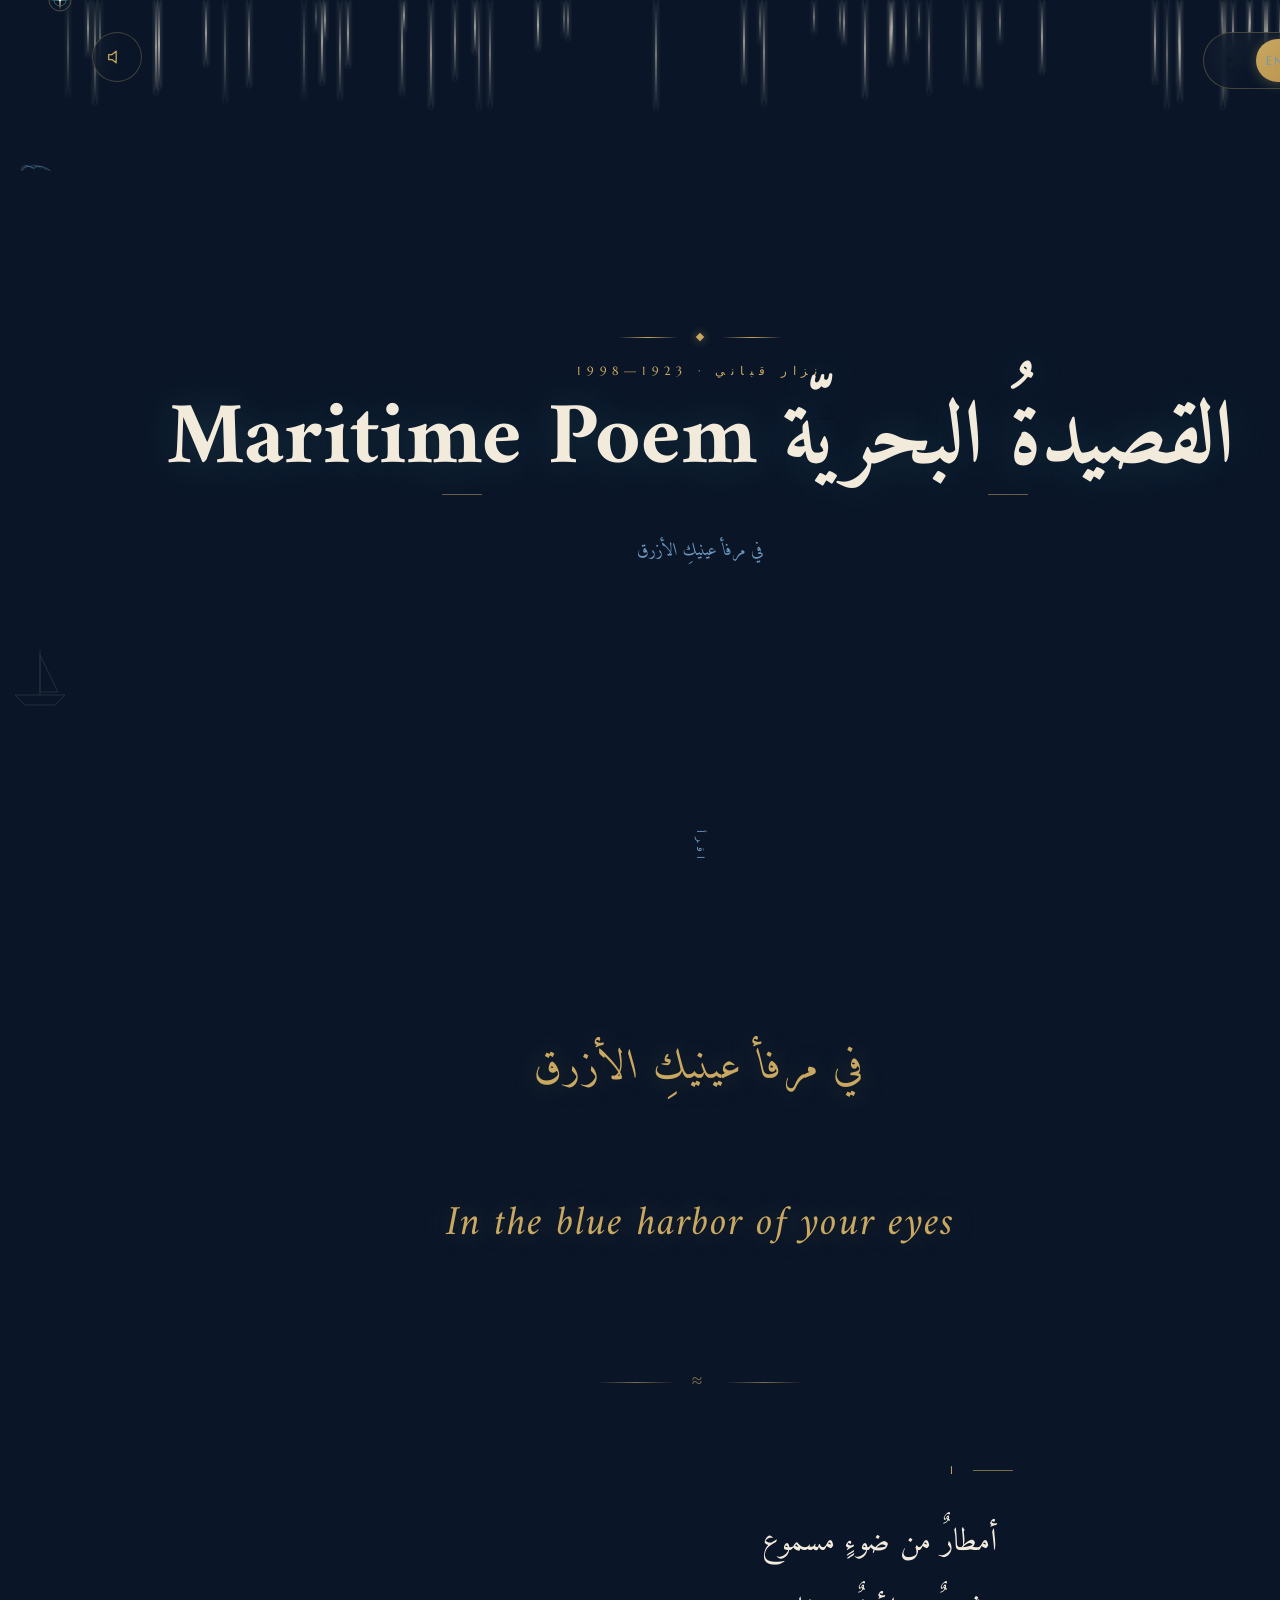
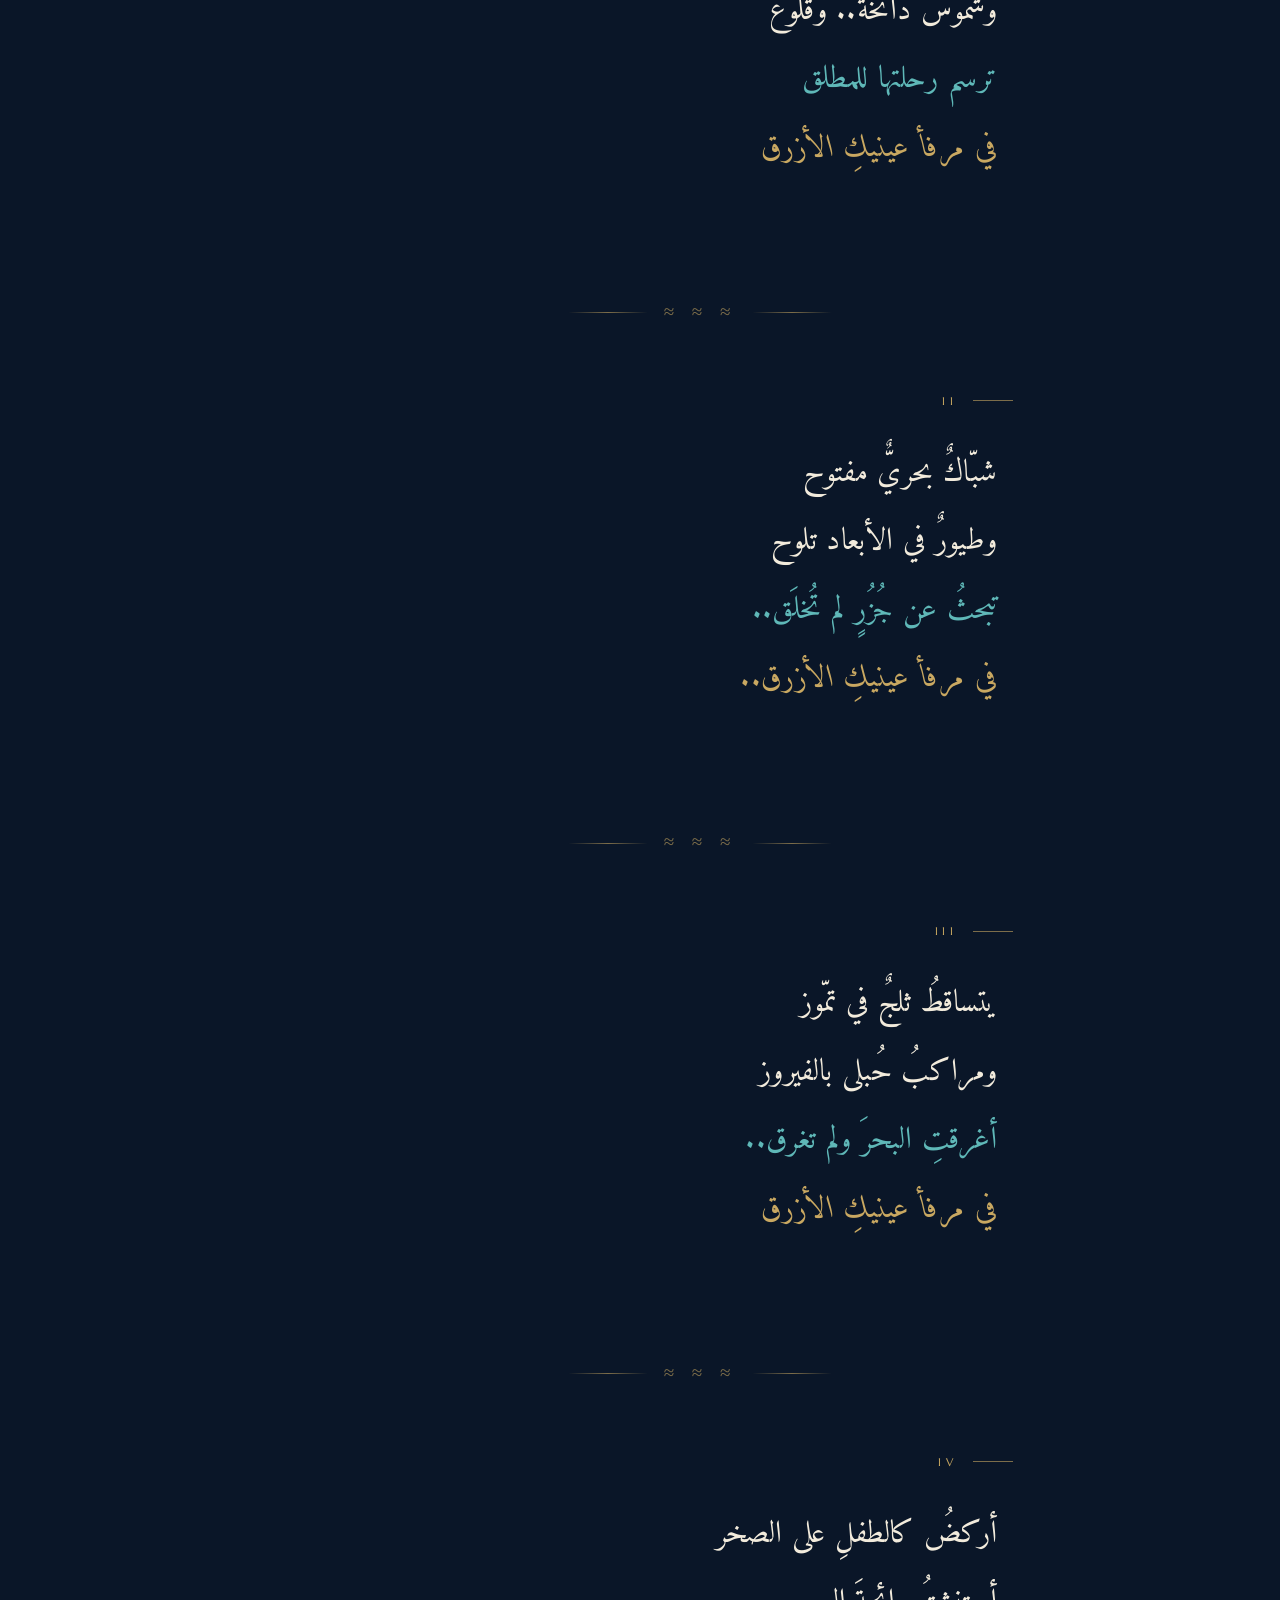
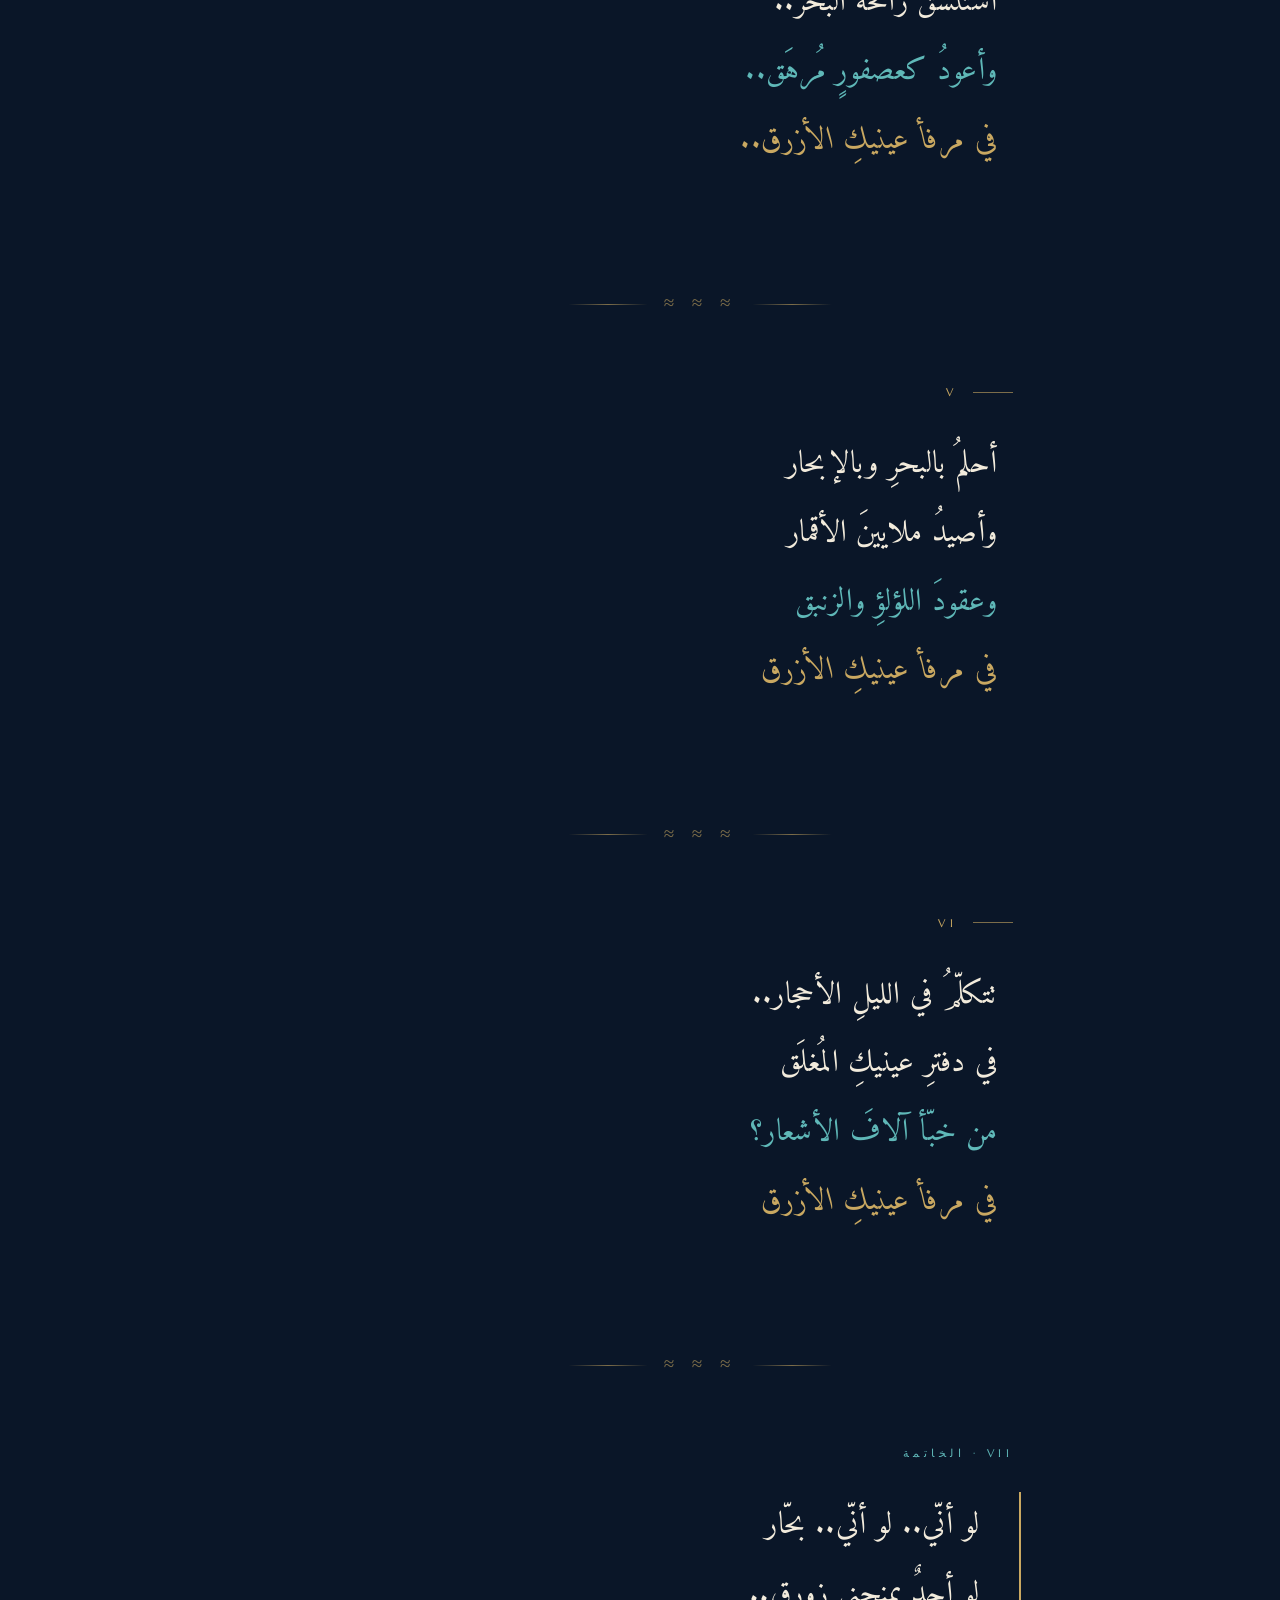
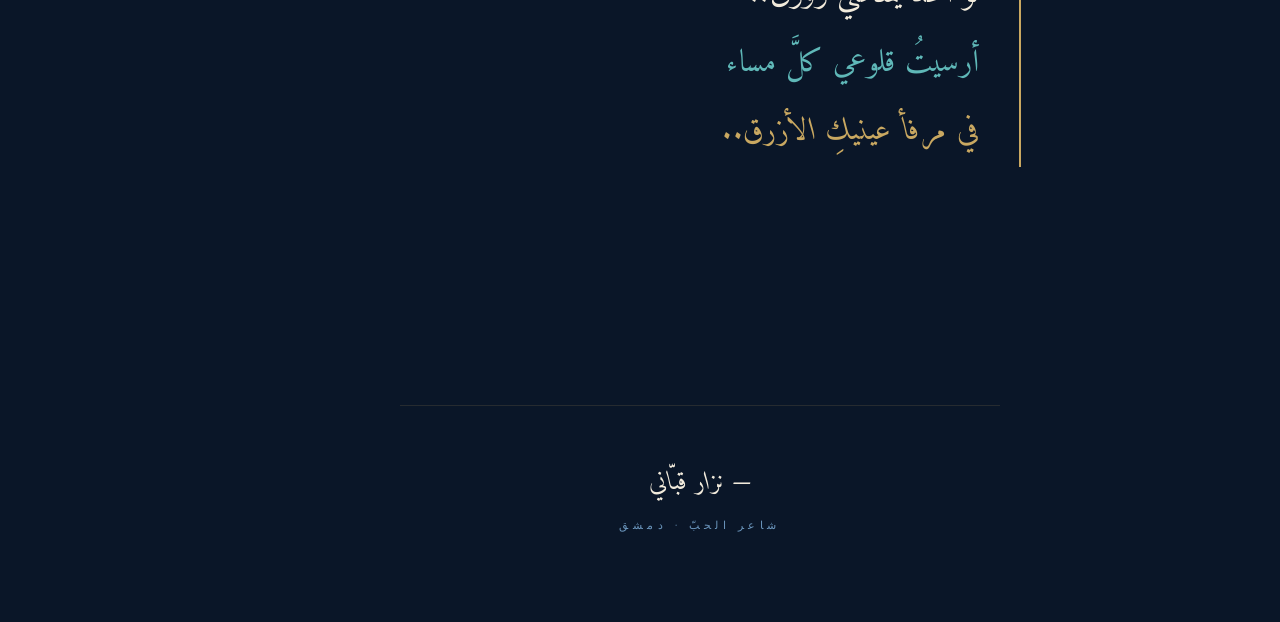
<file: index.html>
<!DOCTYPE html>
<html lang="ar" dir="rtl">
<head>
<meta charset="UTF-8" />
<meta name="viewport" content="width=device-width, initial-scale=1.0" />
<title>القصيدة البحرية — نزار قباني</title>
<link rel="preconnect" href="https://fonts.googleapis.com">
<link rel="preconnect" href="https://fonts.gstatic.com" crossorigin>
<link href="https://fonts.googleapis.com/css2?family=Amiri:ital,wght@0,400;0,700;1,400&family=Marcellus&family=Cormorant+Garamond:ital,wght@0,300;1,300&display=swap" rel="stylesheet">
<link rel="stylesheet" href="style.css">
</head>
<body>

<div class="sea"></div>
<div class="glow a"></div>
<div class="glow b"></div>

<!-- constellation canvas — "أصيد ملايين الأقمار" -->
<canvas id="constellation"></canvas>

<!-- custom compass cursor -->
<div class="cursor" id="cursor">
  <svg viewBox="0 0 24 24" fill="none">
    <circle cx="12" cy="12" r="11" stroke="#c9a861" stroke-width="0.6" opacity="0.6"/>
    <circle cx="12" cy="12" r="6" stroke="#5fb8b8" stroke-width="0.5" opacity="0.8"/>
    <path d="M12 2 L13 12 L12 22 L11 12 Z" fill="#c9a861" opacity="0.9"/>
    <path d="M2 12 L12 11 L22 12 L12 13 Z" fill="#5fb8b8" opacity="0.7"/>
    <circle cx="12" cy="12" r="1.2" fill="#f2ebdc"/>
  </svg>
</div>

<!-- sound toggle -->
<button class="sound-toggle" id="soundToggle" aria-label="تشغيل/إيقاف صوت البحر">
  <svg viewBox="0 0 24 24" fill="none" stroke="currentColor" stroke-width="1.5" stroke-linecap="round" stroke-linejoin="round">
    <path d="M11 5 L6 9 H2 V15 H6 L11 19 Z"/>
    <path class="wave-anim w1" d="M15.5 8.5 Q 17 12, 15.5 15.5" stroke-width="1.2"/>
    <path class="wave-anim w2" d="M18 6 Q 21 12, 18 18" stroke-width="1.2"/>
    <path class="wave-anim w3" d="M20.5 3.5 Q 25 12, 20.5 20.5" stroke-width="1.2"/>
  </svg>
</button>

<!-- language toggle -->
<div class="lang-toggle ar" id="langToggle">
  <div class="slider"></div>
  <button class="en" data-lang="en">EN</button>
  <button class="ar active" data-lang="ar">ع</button>
</div>

<!-- falling light -->
<div class="rain" id="rain"></div>

<!-- birds -->
<svg class="bird" width="28" height="10" viewBox="0 0 28 10" fill="none">
  <path d="M1 8 Q 6 1, 12 6 Q 18 1, 27 8" stroke="currentColor" stroke-width="1" fill="none"/>
</svg>
<svg class="bird" width="22" height="8" viewBox="0 0 28 10" fill="none">
  <path d="M1 8 Q 6 1, 12 6 Q 18 1, 27 8" stroke="currentColor" stroke-width="1" fill="none"/>
</svg>
<svg class="bird" width="32" height="11" viewBox="0 0 28 10" fill="none">
  <path d="M1 8 Q 6 1, 12 6 Q 18 1, 27 8" stroke="currentColor" stroke-width="1" fill="none"/>
</svg>

<!-- distant sailboat -->
<svg class="ship" viewBox="0 0 80 80" fill="none">
  <path d="M40 10 L40 55 L15 55 L25 65 L55 65 L65 55 L40 55" stroke="currentColor" stroke-width="0.8" fill="none"/>
  <path d="M40 15 L58 52 L40 52 Z" stroke="currentColor" stroke-width="0.8" fill="none"/>
</svg>

<!-- HERO -->
<section class="stage">
  <div class="ornament">
    <div class="line"></div>
    <div class="diamond"></div>
    <div class="line"></div>
  </div>

  <div class="eyebrow ar-content">نزار قباني · 1923—1998</div>
  <div class="eyebrow en-content">Nizar Qabbani · 1923—1998</div>

  <h1 class="title">
    <span class="word ar-content">القصيدةُ البحريّة</span>
    <span class="word en-content">Maritime Poem</span>
  </h1>

  <p class="byline ar-content">في مرفأ عينيكِ الأزرق</p>
  <p class="byline en-content"><em>In the blue harbor of your eyes</em></p>

  <div class="scroll-cue ar-content">اقرأ</div>
  <div class="scroll-cue en-content">READ</div>
</section>

<!-- POEM -->
<section class="poem">

  <!-- Opening refrain -->
  <div class="stanza opening" data-stanza>
    <div class="verse">
      <span class="line refrain big ar-content">في مرفأ عينيكِ الأزرق</span>
      <span class="line refrain big en-content">In the blue harbor of your eyes</span>
    </div>
  </div>

  <div class="divider" data-stanza>
    <div class="line"></div>
    <div class="wave">≈</div>
    <div class="line"></div>
  </div>

  <!-- STANZA I -->
  <div class="stanza" data-stanza>
    <div class="stanza-num">I</div>
    <div class="verse ar-content">
      <span class="line">أمطارٌ من ضوءٍ مسموع</span>
      <span class="line">وشموسٌ دائخةٌ.. وقلوع</span>
      <span class="line accent">ترسم رحلتها للمطلق</span>
      <span class="line refrain">في مرفأ عينيكِ الأزرق</span>
    </div>
    <div class="verse en-content">
      <span class="line">Blow rains of melodious lights,</span>
      <span class="line">Dizzy suns and sails</span>
      <span class="line accent">Painting their voyage to endlessness.</span>
      <span class="line refrain">In the blue harbor of your eyes</span>
    </div>
  </div>

  <div class="divider" data-stanza>
    <div class="line"></div>
    <div class="wave">≈ ≈ ≈</div>
    <div class="line"></div>
  </div>

  <!-- STANZA II -->
  <div class="stanza" data-stanza>
    <div class="stanza-num">II</div>
    <div class="verse ar-content">
      <span class="line">شبّاكٌ بحريٌّ مفتوح</span>
      <span class="line">وطيورٌ في الأبعاد تلوح</span>
      <span class="line accent">تبحثُ عن جُزُرٍ لم تُخلَق..</span>
      <span class="line refrain">في مرفأ عينيكِ الأزرق..</span>
    </div>
    <div class="verse en-content">
      <span class="line">Is an open sea window,</span>
      <span class="line">And birds appear in the distance</span>
      <span class="line accent">Searching for islands still unborn.</span>
      <span class="line refrain">In the blue harbor of your eyes</span>
    </div>
  </div>

  <div class="divider" data-stanza>
    <div class="line"></div>
    <div class="wave">≈ ≈ ≈</div>
    <div class="line"></div>
  </div>

  <!-- STANZA III -->
  <div class="stanza" data-stanza>
    <div class="stanza-num">III</div>
    <div class="verse ar-content">
      <span class="line">يتساقطُ ثلجٌ في تمّوز</span>
      <span class="line">ومراكبُ حُبلى بالفيروز</span>
      <span class="line accent">أغرقتِ البحرَ ولم تغرق..</span>
      <span class="line refrain">في مرفأ عينيكِ الأزرق</span>
    </div>
    <div class="verse en-content">
      <span class="line">Snow falls in July.</span>
      <span class="line">Ships laden with turquoise</span>
      <span class="line accent">Spill over the sea and are not drowned.</span>
      <span class="line refrain">In the blue harbor of your eyes</span>
    </div>
  </div>

  <div class="divider" data-stanza>
    <div class="line"></div>
    <div class="wave">≈ ≈ ≈</div>
    <div class="line"></div>
  </div>

  <!-- STANZA IV -->
  <div class="stanza" data-stanza>
    <div class="stanza-num">IV</div>
    <div class="verse ar-content">
      <span class="line">أركضُ كالطفلِ على الصخر</span>
      <span class="line">أستنشقُ رائحةَ البحر..</span>
      <span class="line accent">وأعودُ كعصفورٍ مُرهَق..</span>
      <span class="line refrain">في مرفأ عينيكِ الأزرق..</span>
    </div>
    <div class="verse en-content">
      <span class="line">I run on the scattered rocks like a child</span>
      <span class="line">Breathing the fragrance of the sea</span>
      <span class="line accent">And return an exhausted bird.</span>
      <span class="line refrain">In the blue harbor of your eyes</span>
    </div>
  </div>

  <div class="divider" data-stanza>
    <div class="line"></div>
    <div class="wave">≈ ≈ ≈</div>
    <div class="line"></div>
  </div>

  <!-- STANZA V -->
  <div class="stanza" data-stanza>
    <div class="stanza-num">V</div>
    <div class="verse ar-content">
      <span class="line">أحلمُ بالبحرِ وبالإبحار</span>
      <span class="line">وأصيدُ ملايينَ الأقمار</span>
      <span class="line accent">وعقودَ اللؤلؤِ والزنبق</span>
      <span class="line refrain">في مرفأ عينيكِ الأزرق</span>
    </div>
    <div class="verse en-content">
      <span class="line">I dream of the sea and of voyages,</span>
      <span class="line">I hunt millions of moons,</span>
      <span class="line accent">Necklaces of pearls and lilies</span>
      <span class="line refrain">In the blue harbor of your eyes</span>
    </div>
  </div>

  <div class="divider" data-stanza>
    <div class="line"></div>
    <div class="wave">≈ ≈ ≈</div>
    <div class="line"></div>
  </div>

  <!-- STANZA VI -->
  <div class="stanza" data-stanza>
    <div class="stanza-num">VI</div>
    <div class="verse ar-content">
      <span class="line">تتكلّمُ في الليلِ الأحجار..</span>
      <span class="line">في دفترِ عينيكِ المُغلَق</span>
      <span class="line accent">من خبّأ آلافَ الأشعار؟</span>
      <span class="line refrain">في مرفأ عينيكِ الأزرق</span>
    </div>
    <div class="verse en-content">
      <span class="line">Stones sing in the night.</span>
      <span class="line">Who has hidden a thousand poems</span>
      <span class="line accent">In the closed book of your eyes?</span>
      <span class="line refrain">In the blue harbor of your eyes</span>
    </div>
  </div>

  <div class="divider" data-stanza>
    <div class="line"></div>
    <div class="wave">≈ ≈ ≈</div>
    <div class="line"></div>
  </div>

  <!-- STANZA VII — final -->
  <div class="stanza final" data-stanza>
    <div class="stanza-num ar-content">VII · الخاتمة</div>
    <div class="stanza-num en-content">VII · Envoi</div>
    <div class="verse ar-content">
      <span class="line">لو أنّي.. لو أنّي.. بحّار</span>
      <span class="line">لو أحدٌ يمنحني زورق..</span>
      <span class="line accent">أرسيتُ قلوعي كلَّ مساء</span>
      <span class="line refrain">في مرفأ عينيكِ الأزرق..</span>
    </div>
    <div class="verse en-content">
      <span class="line">If only, if only I were a sailor,</span>
      <span class="line">If only somebody'd give me a boat,</span>
      <span class="line accent">I would furl my sails each evening</span>
      <span class="line refrain">In the blue harbor of your eyes.</span>
    </div>
  </div>

</section>

<footer class="footer">
  <div class="signature ar-content">— نزار قبّاني</div>
  <div class="signature en-content"><em>— Nizar Qabbani</em></div>
  <div class="meta ar-content">شاعر الحبّ · دمشق</div>
  <div class="meta en-content">Poet of Love · Damascus</div>
</footer>

<script src="script.js"></script>

</body>
</html>
</file>
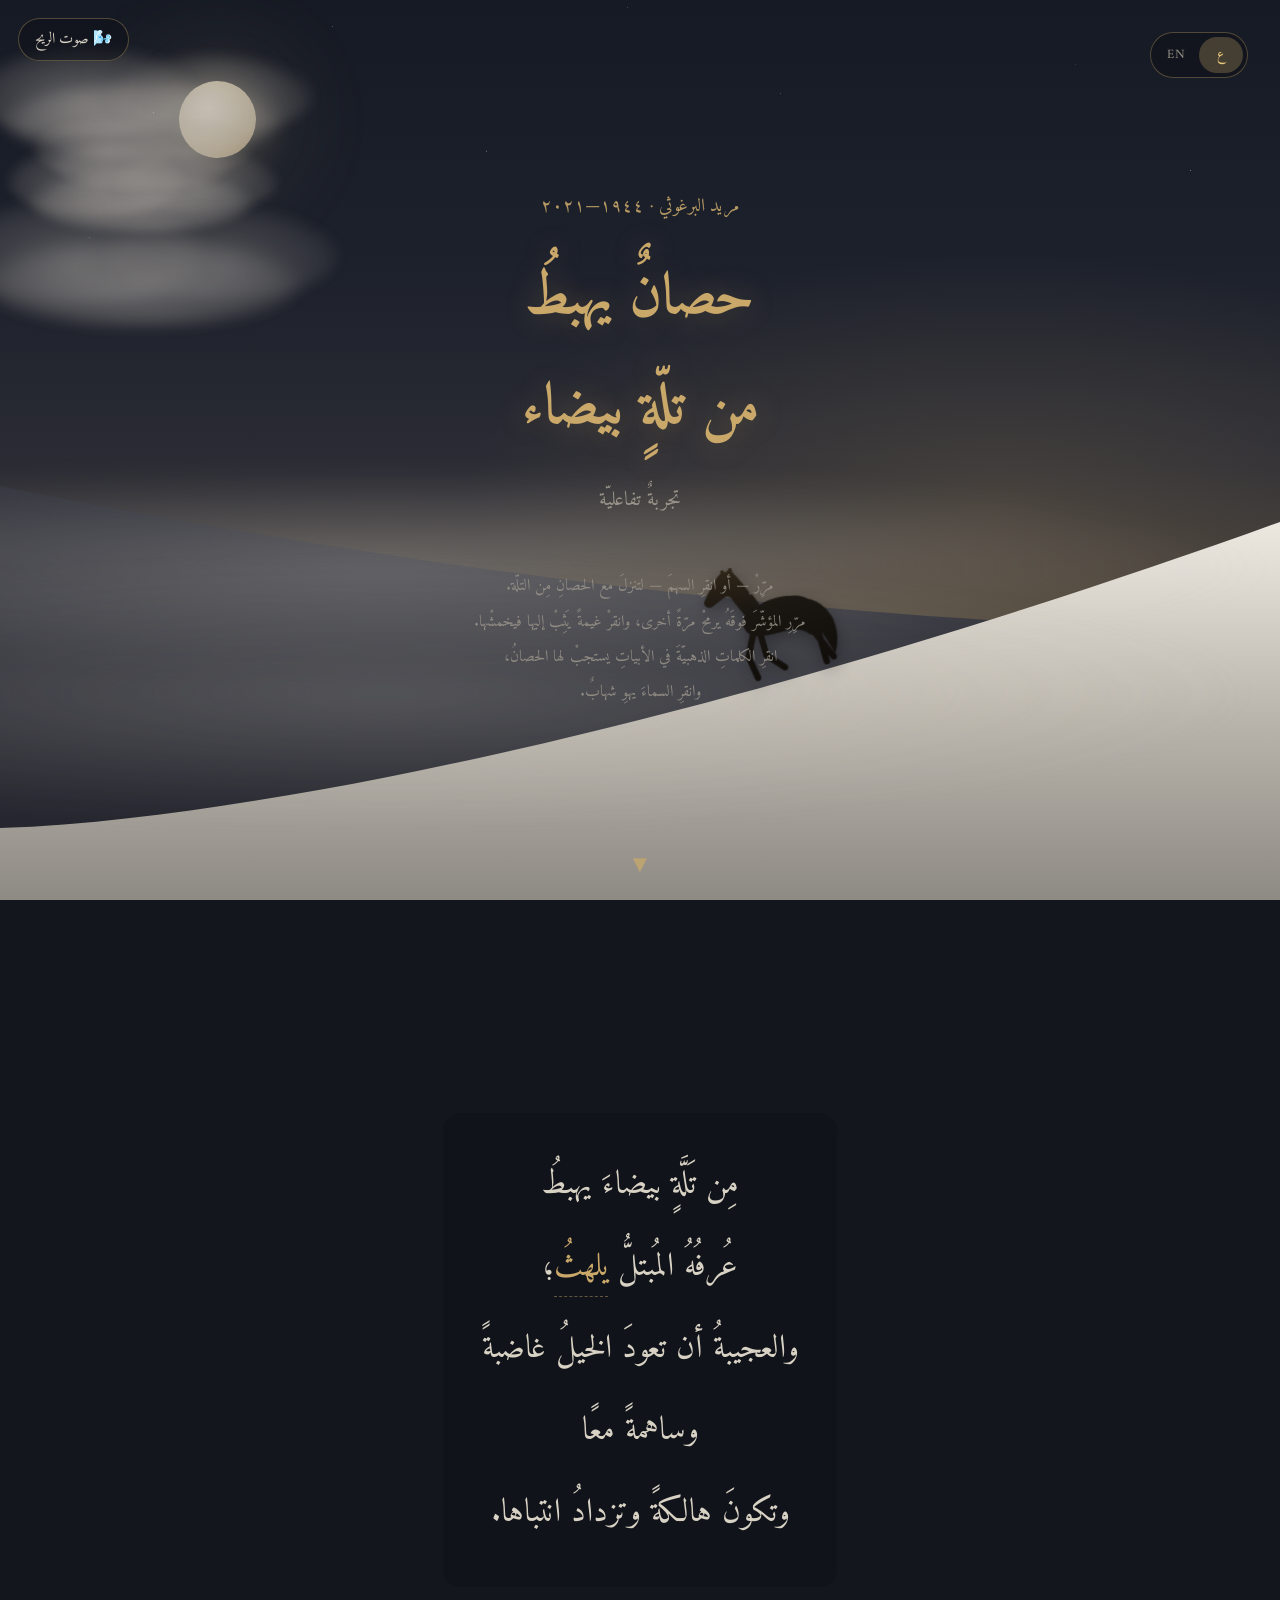
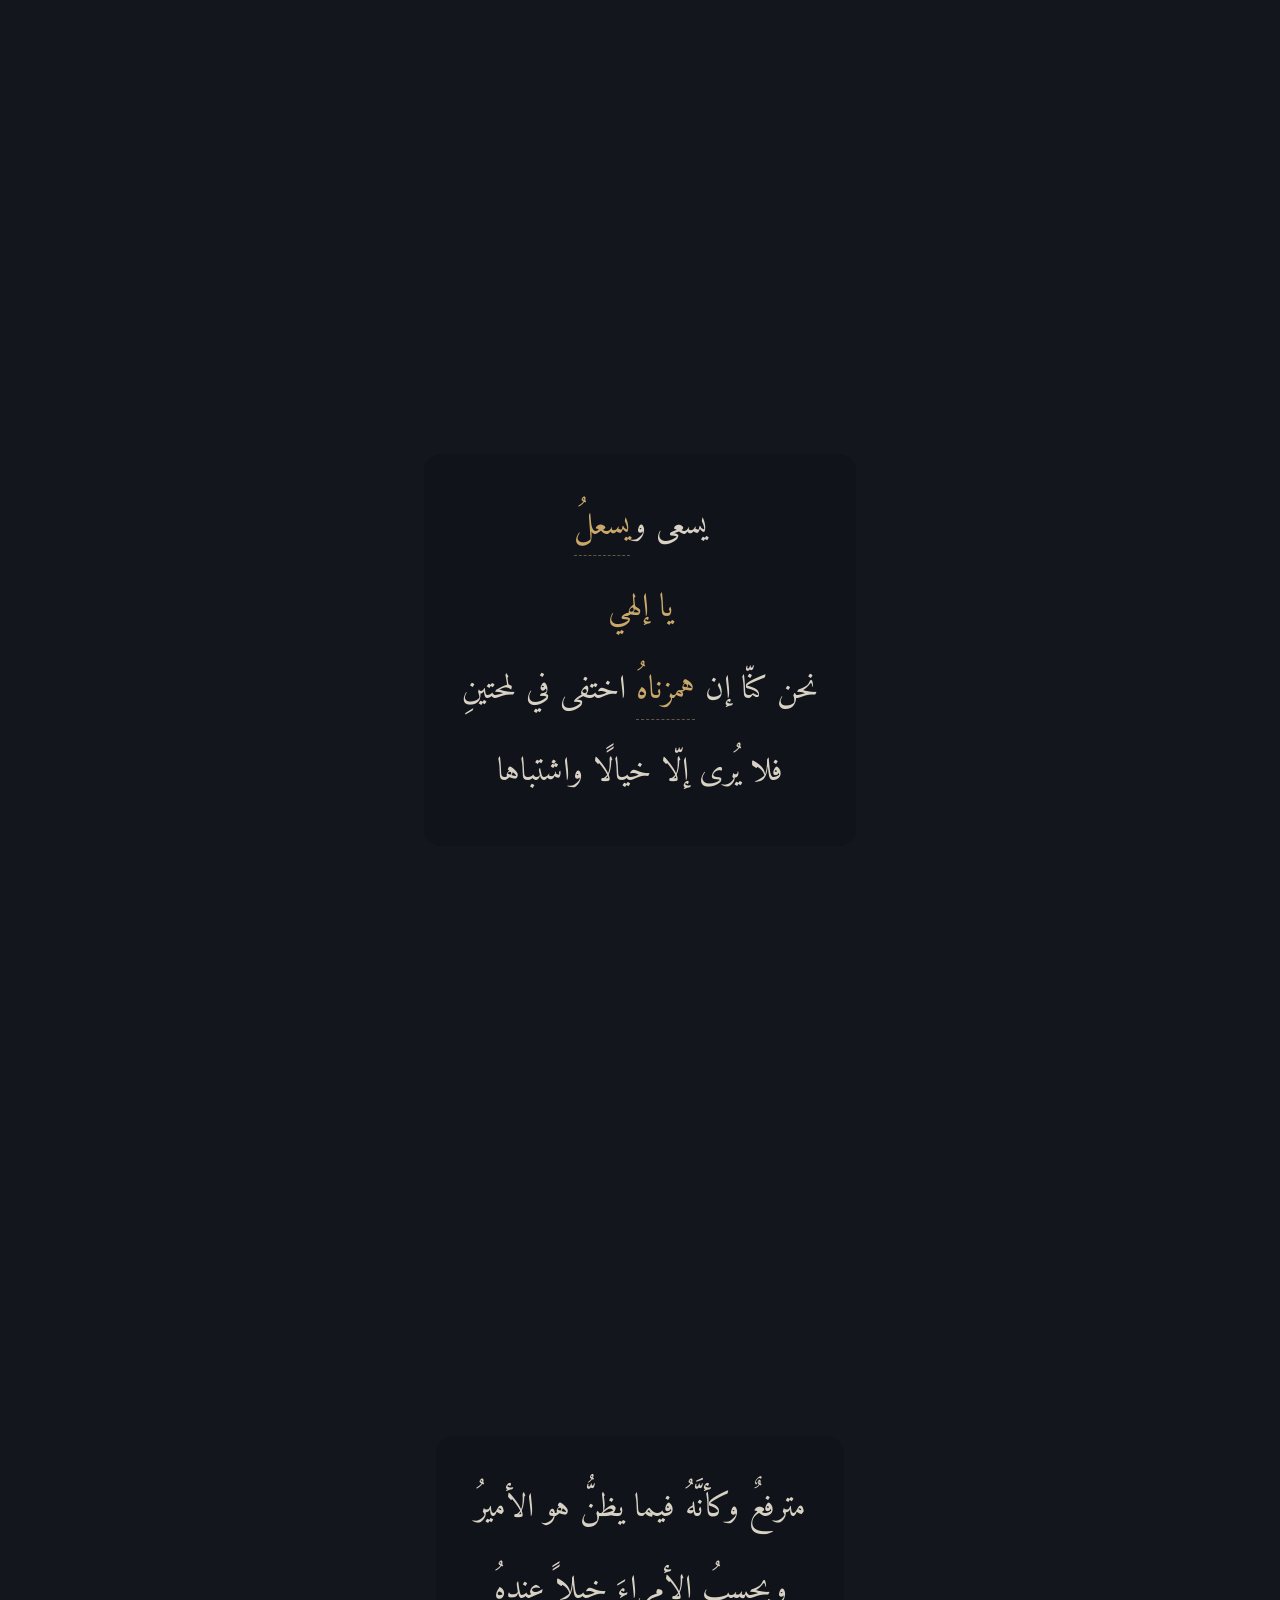
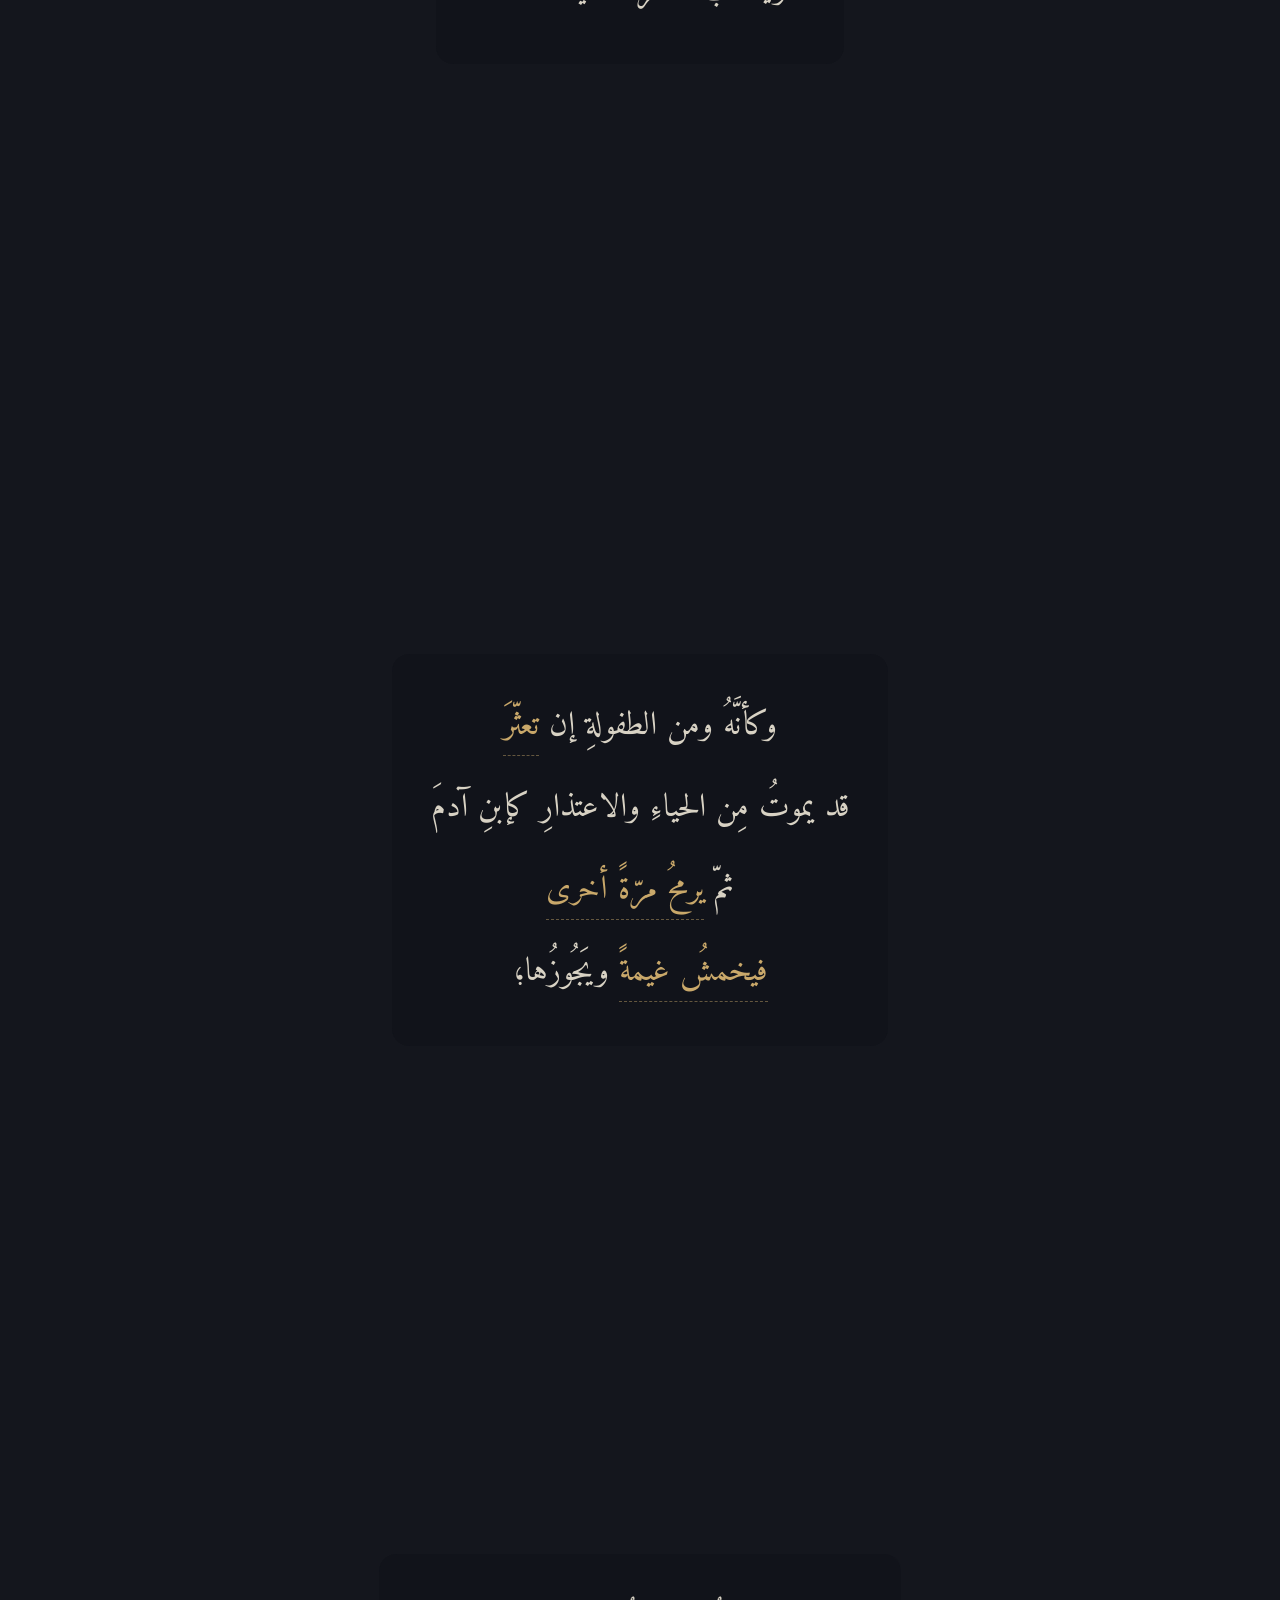
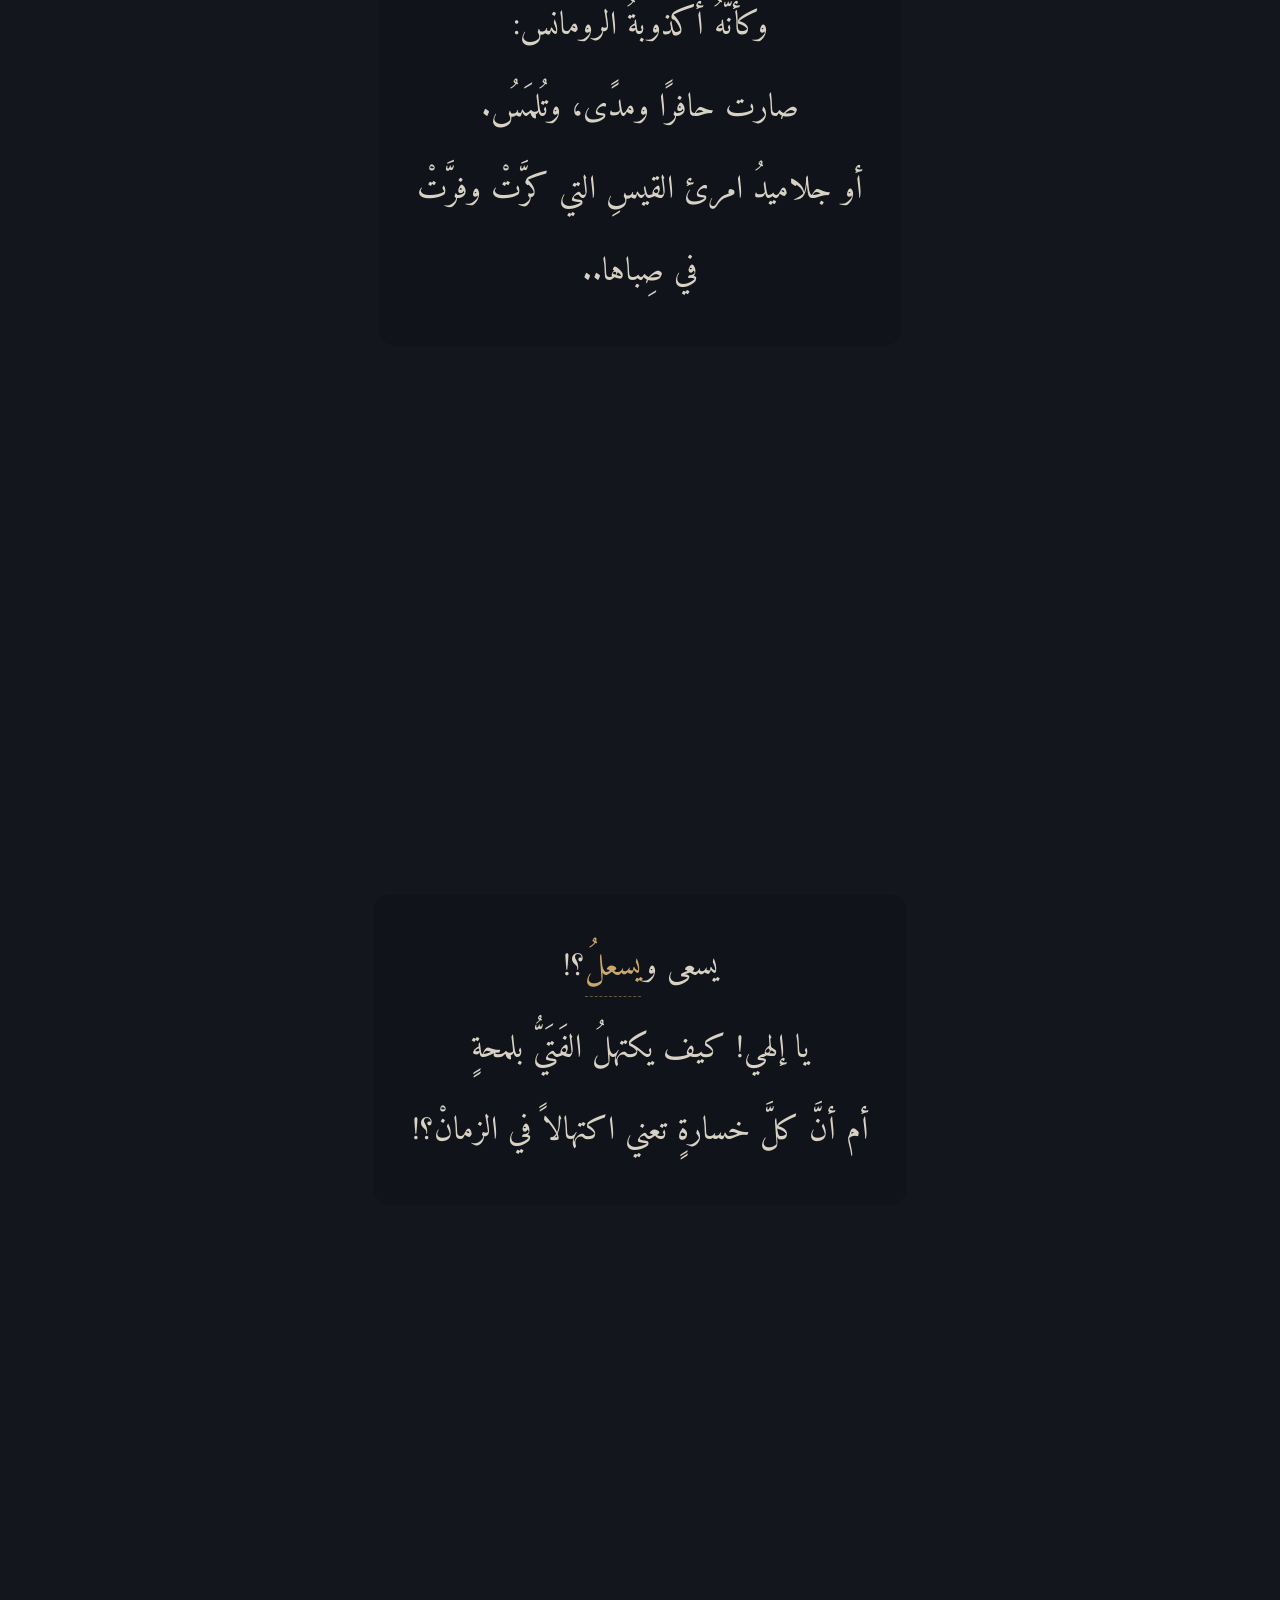
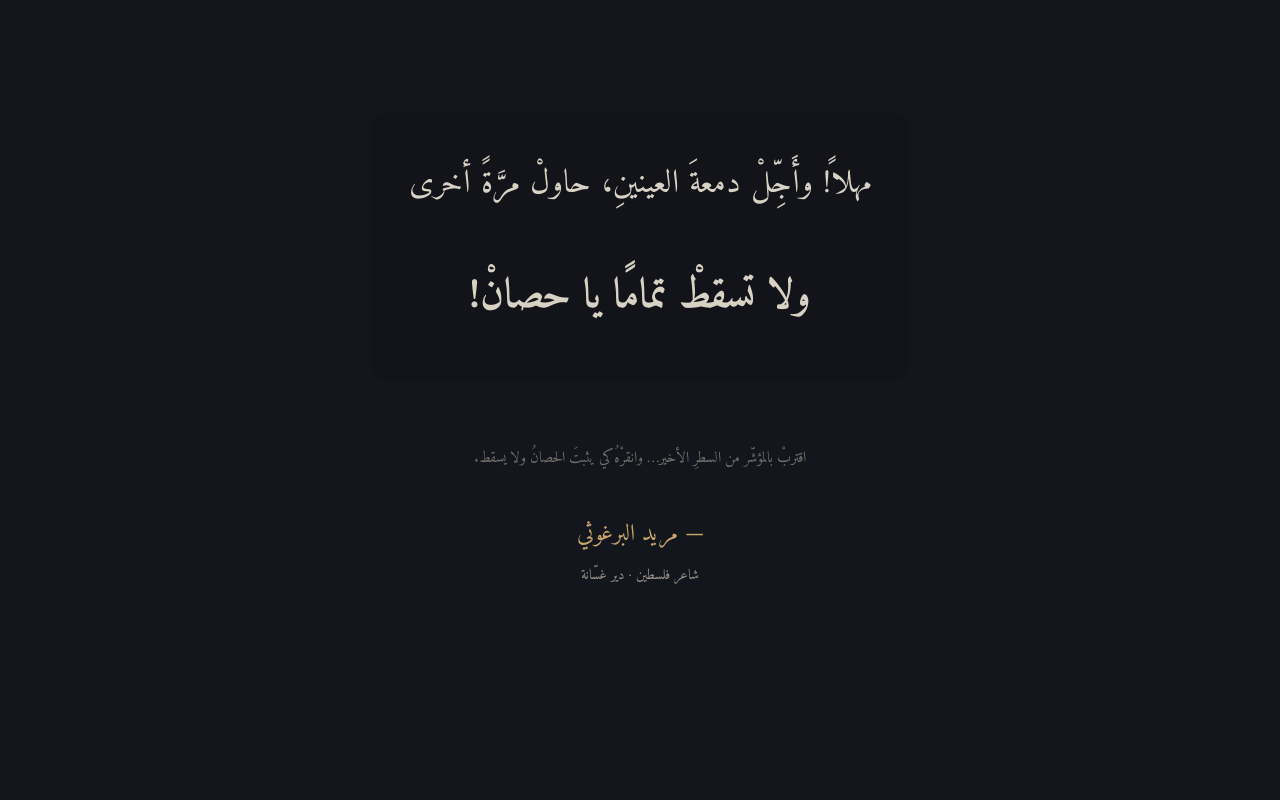
<file: horse-poem/index.html>
<!DOCTYPE html>
<html lang="ar" dir="rtl">
<head>
<meta charset="UTF-8">
<meta name="viewport" content="width=device-width, initial-scale=1.0">
<title>حصانٌ يهبطُ من تلّةٍ بيضاء — مريد البرغوثي</title>
<link rel="preconnect" href="https://fonts.googleapis.com">
<link rel="preconnect" href="https://fonts.gstatic.com" crossorigin>
<link href="https://fonts.googleapis.com/css2?family=Amiri:ital,wght@0,400;0,700;1,400&family=Cormorant+Garamond:ital,wght@0,300;0,400;0,500;0,700;1,300;1,400&display=swap" rel="stylesheet">
<link rel="preload" as="image" href="assets/horse-sprites.png">
<link rel="stylesheet" href="../shared/common.css">
<link rel="stylesheet" href="style.css">
</head>
<body class="lang-ar">

<!-- ======================= fixed scene ======================= -->
<div id="scene" aria-hidden="true">
  <div id="stars"></div>
  <div id="moon"></div>

  <div id="clouds">
    <div class="cloud c1"><i></i><i></i><i></i></div>
    <div class="cloud c2"><i></i><i></i><i></i></div>
    <div class="cloud c3"><i></i><i></i><i></i></div>
    <div class="cloud c4"><i></i><i></i><i></i></div>
  </div>

  <svg id="hills" preserveAspectRatio="none">
    <defs>
      <linearGradient id="farGrad" x1="0" y1="0" x2="0" y2="1">
        <stop offset="0" stop-color="#33343d"/>
        <stop offset="1" stop-color="#22232b"/>
      </linearGradient>
      <linearGradient id="hillGrad" x1="0" y1="0" x2="0" y2="1">
        <stop offset="0"   stop-color="#ece8e0"/>
        <stop offset=".18" stop-color="#ddd8cf"/>
        <stop offset=".55" stop-color="#b7b2a9"/>
        <stop offset="1"   stop-color="#8e8a84"/>
      </linearGradient>
    </defs>
    <path id="hill-far" fill="url(#farGrad)"/>
    <path id="hill-main" fill="url(#hillGrad)"/>
  </svg>

  <div id="hoofprints"></div>

  <div class="mist m1"></div>

  <!-- the aging horse -->
  <div id="horse" title="حصان">
    <div class="horse-inner">
      <div class="horse-sprite"></div>
    </div>
  </div>

  <div id="fx"></div>

  <div class="mist m2"></div>
</div>

<!-- ======================= poem ======================= -->
<main id="poem" class="poem">

  <section id="title-card">
    <p class="poet">
      <span class="ar-content">مريد البرغوثي · ١٩٤٤—٢٠٢١</span>
      <span class="en-content">Mourid Barghouti · 1944—2021</span>
    </p>
    <h1>
      <span class="ar-content">حصانٌ يهبطُ<br>من تلّةٍ بيضاء</span>
      <span class="en-content">A Horse Descends<br>from a White Hill</span>
    </h1>
    <p class="tagline">
      <span class="ar-content">تجربةٌ تفاعليّة</span>
      <span class="en-content">An interactive experience</span>
    </p>
    <p class="howto">
      <span class="ar-content">
        مرِّرْ — أو انقرِ السهمَ — لتنزلَ مع الحصانِ مِن التلّة.<br>
        مرِّرِ المؤشّرَ فوقَهُ يرمحْ مرّةً أخرى، وانقرْ غيمةً يَثِبْ إليها فيخمشْها.<br>
        انقرِ الكلماتِ الذهبيّةَ في الأبياتِ يستجبْ لها الحصانُ،<br>
        وانقرِ السماءَ يهوِ شهابٌ.
      </span>
      <span class="en-content">
        Scroll — or click the arrow — to descend the hill with the horse.<br>
        Hover over him and he gallops once more; click a cloud and he leaps up to scratch it.<br>
        Click the golden words in the verses and the horse will answer them,<br>
        and click the sky to send a shooting star falling.
      </span>
    </p>
  </section>

  <section>
    <div class="stanza">
      <span class="ar-content">
        مِن تَلَّةٍ بيضاءَ يهبطُ<br>
        عُرفُهُ المُبتلُّ <span class="word-action" data-act="breath">يلهثُ</span>؛<br>
        والعجيبةُ أن تعودَ الخيلُ غاضبةً<br>
        وساهمةً معًا<br>
        وتكونَ هالكةً وتزدادُ انتباها.
      </span>
      <span class="en-content">
        From a white hill he descends,<br>
        his wet mane <span class="word-action" data-act="breath">panting</span>;<br>
        and the wonder is that horses come back angry<br>
        and absent-minded at once —<br>
        perishing, yet ever more alert.
      </span>
    </div>
  </section>

  <section>
    <div class="stanza">
      <span class="ar-content">
        يسعى و<span class="word-action" data-act="cough">يسعلُ</span><br>
        <em>يا إلهي</em><br>
        نحن كنّا إن <span class="word-action" data-act="vanish">همزناهُ</span> اختفى في لمحتينِ<br>
        فلا يُرى إلّا خيالًا واشتباها
      </span>
      <span class="en-content">
        He strives and he <span class="word-action" data-act="cough">coughs</span><br>
        <em>my God</em><br>
        once, if we <span class="word-action" data-act="vanish">spurred him on</span>, he vanished in two blinks,<br>
        seen only as a phantom, a shadow of doubt
      </span>
    </div>
  </section>

  <section>
    <div class="stanza">
      <span class="ar-content">
        مترفعٌ وكأنَّهُ فيما يظنُّ هو الأميرُ<br>
        ويحسبُ الأمراءَ خيلاً عندهُ
      </span>
      <span class="en-content">
        Haughty, as though, in his own reckoning, he were the prince,<br>
        counting the princes as horses of his own
      </span>
    </div>
  </section>

  <section>
    <div class="stanza">
      <span class="ar-content">
        وكأنَّهُ ومن الطفولةِ إن <span class="word-action" data-act="stumble">تعثّرَ</span><br>
        قد يموتُ مِن الحياءِ والاعتذارِ كإبنِ آدمَ<br>
        ثمّ <span class="word-action" data-act="gallop">يرمحُ مرّةً أخرى</span><br>
        <span class="word-action" data-act="scratch">فيخمشُ غيمةً</span> ويَجُوزُها؛
      </span>
      <span class="en-content">
        And as though, from childhood, were he to <span class="word-action" data-act="stumble">stumble</span><br>
        he might die of shame and apology, like a son of Adam —<br>
        then he <span class="word-action" data-act="gallop">gallops once again</span>,<br>
        <span class="word-action" data-act="scratch">scratches a cloud</span> and passes beyond it;
      </span>
    </div>
  </section>

  <section>
    <div class="stanza">
      <span class="ar-content">
        وكأنّهُ أكذوبةُ الرومانس:<br>
        صارت حافرًا ومدًى، وتُلمَسُ.<br>
        أو جلاميدُ امرئ القيسِ التي كرَّتْ وفرَّتْ<br>
        في صِباها..
      </span>
      <span class="en-content">
        And as though he were the great lie of romance:<br>
        become hoof and open range, and touchable.<br>
        Or the boulders of Imru' al-Qays that charged and fled<br>
        in their youth..
      </span>
    </div>
  </section>

  <section>
    <div class="stanza">
      <span class="ar-content">
        يسعى و<span class="word-action" data-act="cough">يسعلُ</span>؟!<br>
        يا إلهي! كيف يكتهلُ الفَتَيُّ بلمحةٍ<br>
        أم أنَّ كلَّ خسارةٍ تعني اكتهالاً في الزمانْ؟!
      </span>
      <span class="en-content">
        He strives and he <span class="word-action" data-act="cough">coughs</span>?!<br>
        My God! How does the young one grow old in a glance —<br>
        or does every loss mean a growing old in time?!
      </span>
    </div>
  </section>

  <section id="final-section">
    <div class="stanza">
      <span class="ar-content">مهلاً! وأَجِّلْ دمعةَ العينينِ، حاولْ مرَّةً أخرى<br></span>
      <span class="en-content">Gently now! Postpone the eyes' tear, try once more —<br></span>
      <span id="final-line"><span class="ar-content">ولا تسقطْ تمامًا يا حصانْ!</span><span class="en-content">and do not fall completely, O horse!</span></span>
    </div>
    <p id="epilogue">
      <span class="ar-content">اقتربْ بالمؤشّر من السطرِ الأخير… وانقرْهُ كي يثبتَ الحصانُ ولا يسقط.</span>
      <span class="en-content">Bring the cursor near the final line… then click it, so the horse steadies and does not fall.</span>
    </p>
    <div id="signature">
      <div class="name">
        <span class="ar-content">— مريد البرغوثي</span>
        <span class="en-content">— Mourid Barghouti</span>
      </div>
      <div class="meta">
        <span class="ar-content">شاعر فلسطين · دير غسّانة</span>
        <span class="en-content">Poet of Palestine · Deir Ghassana</span>
      </div>
    </div>
  </section>

</main>

<!-- ======================= controls ======================= -->
<div class="lang-toggle ar" id="langToggle">
  <div class="slider"></div>
  <button class="en" data-lang="en">EN</button>
  <button class="ar active" data-lang="ar">ع</button>
</div>

<button id="wind-toggle" aria-pressed="false" aria-label="تشغيل صوت الريح">🌬️
  <span class="label-off"><span class="ar-content">صوت الريح</span><span class="en-content">Wind sound</span></span><span class="label-on"><span class="ar-content">الريح تهبّ…</span><span class="en-content">The wind is blowing…</span></span>
</button>
<button id="next-hint" aria-label="المقطع التالي">▼</button>

<script src="../shared/common.js" defer></script>
<script src="script.js" defer></script>
</body>
</html>
</file>
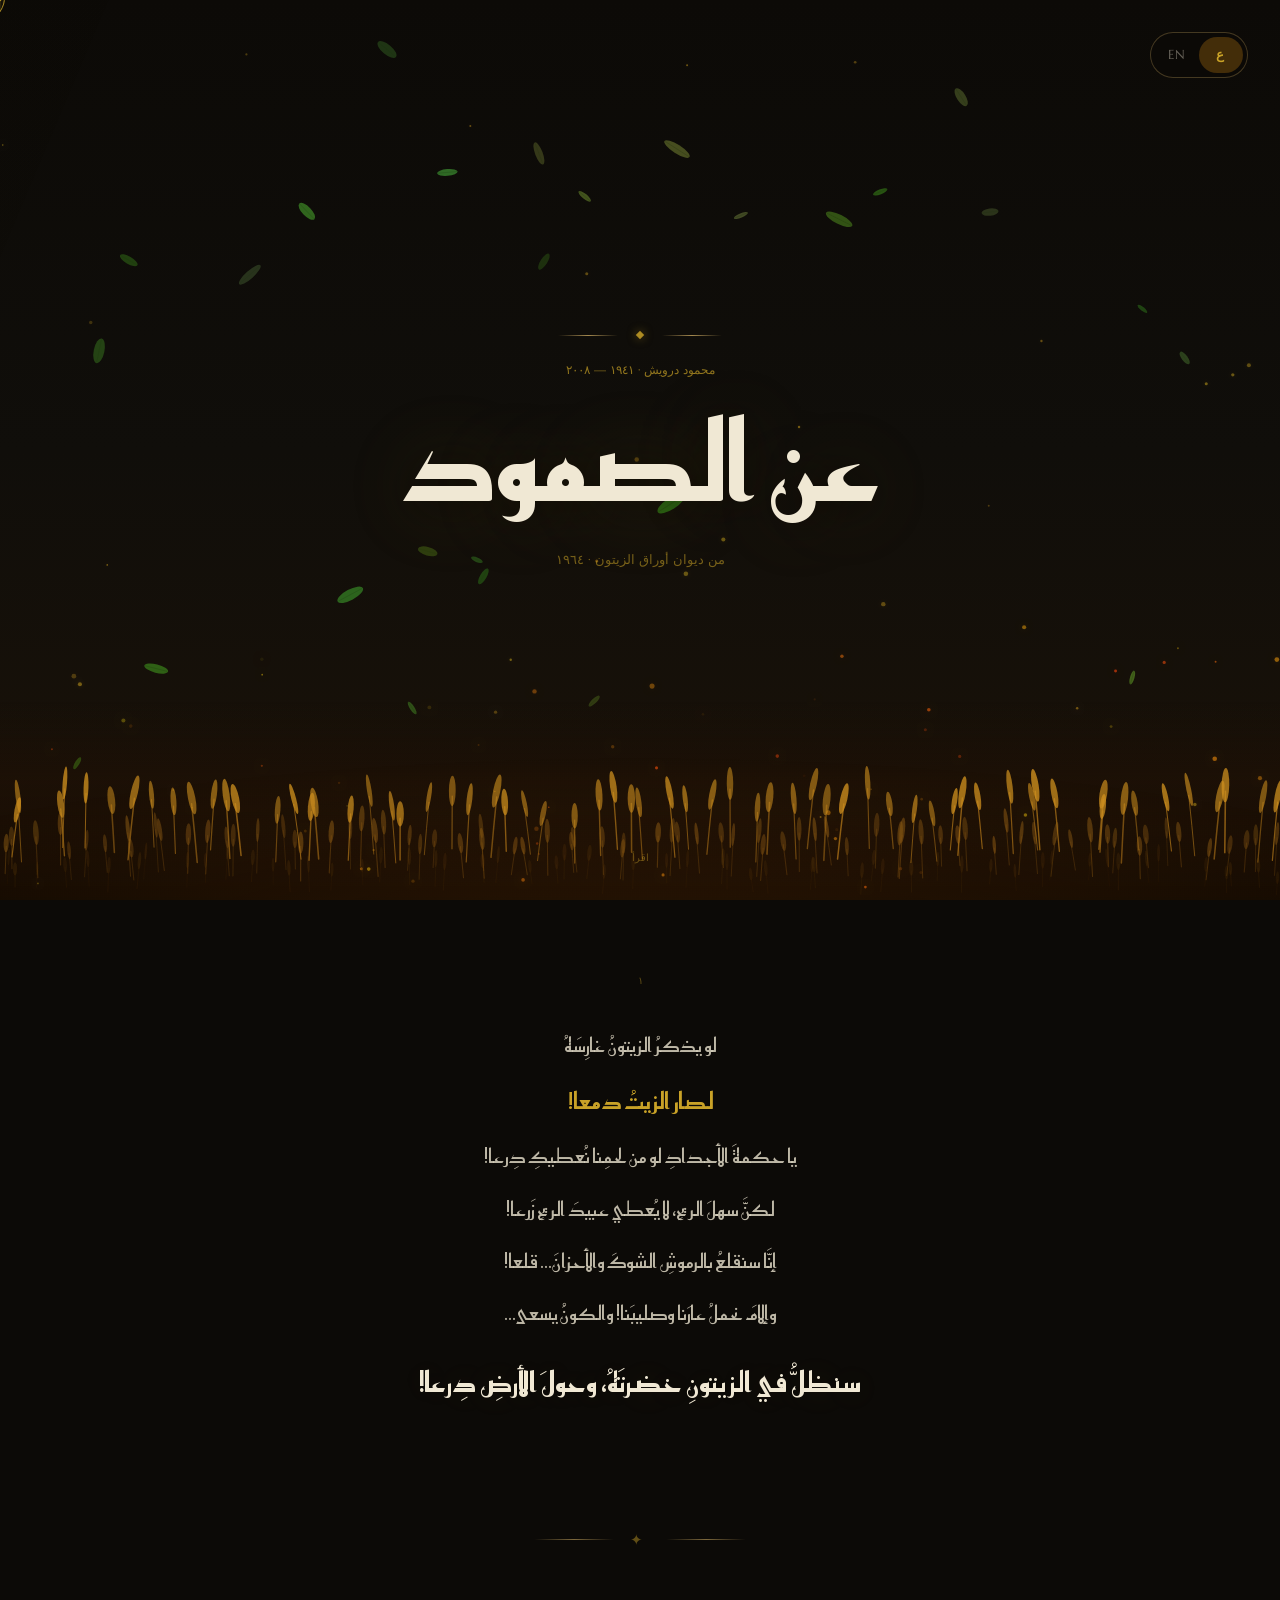
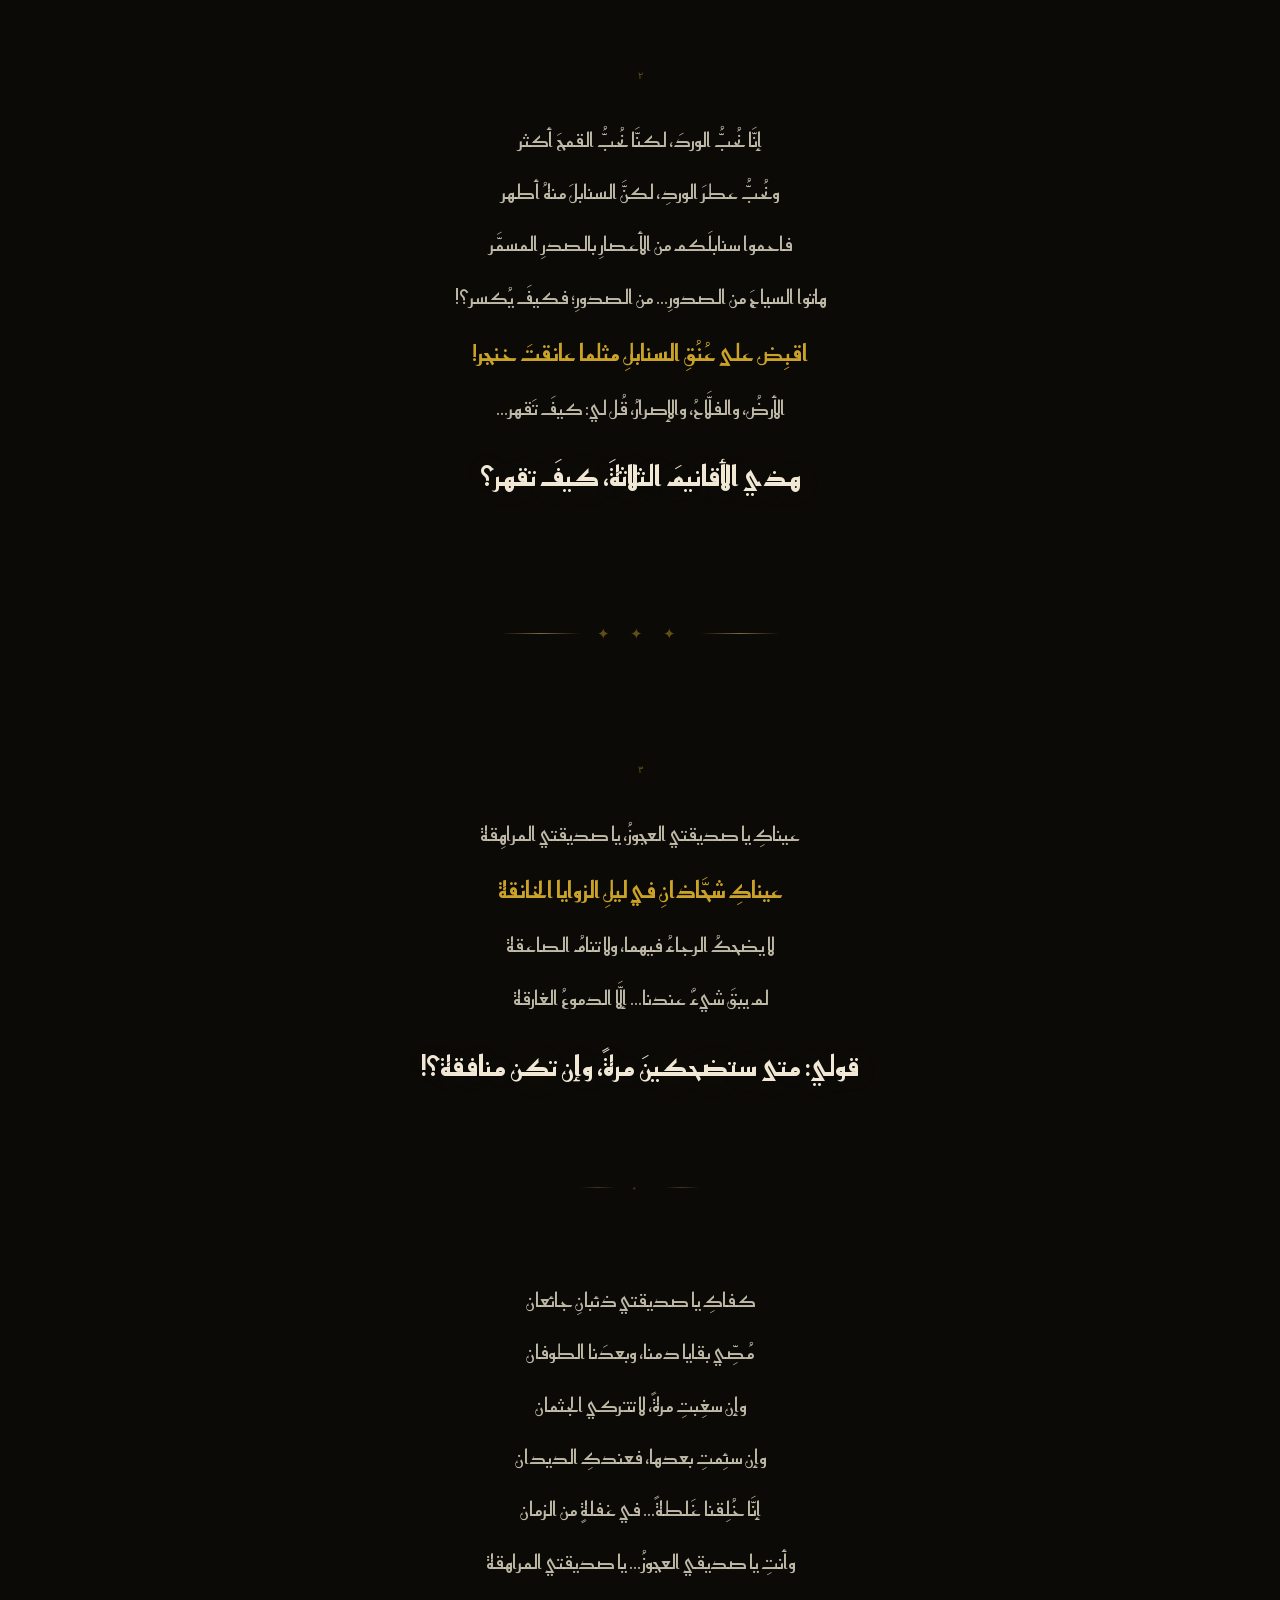
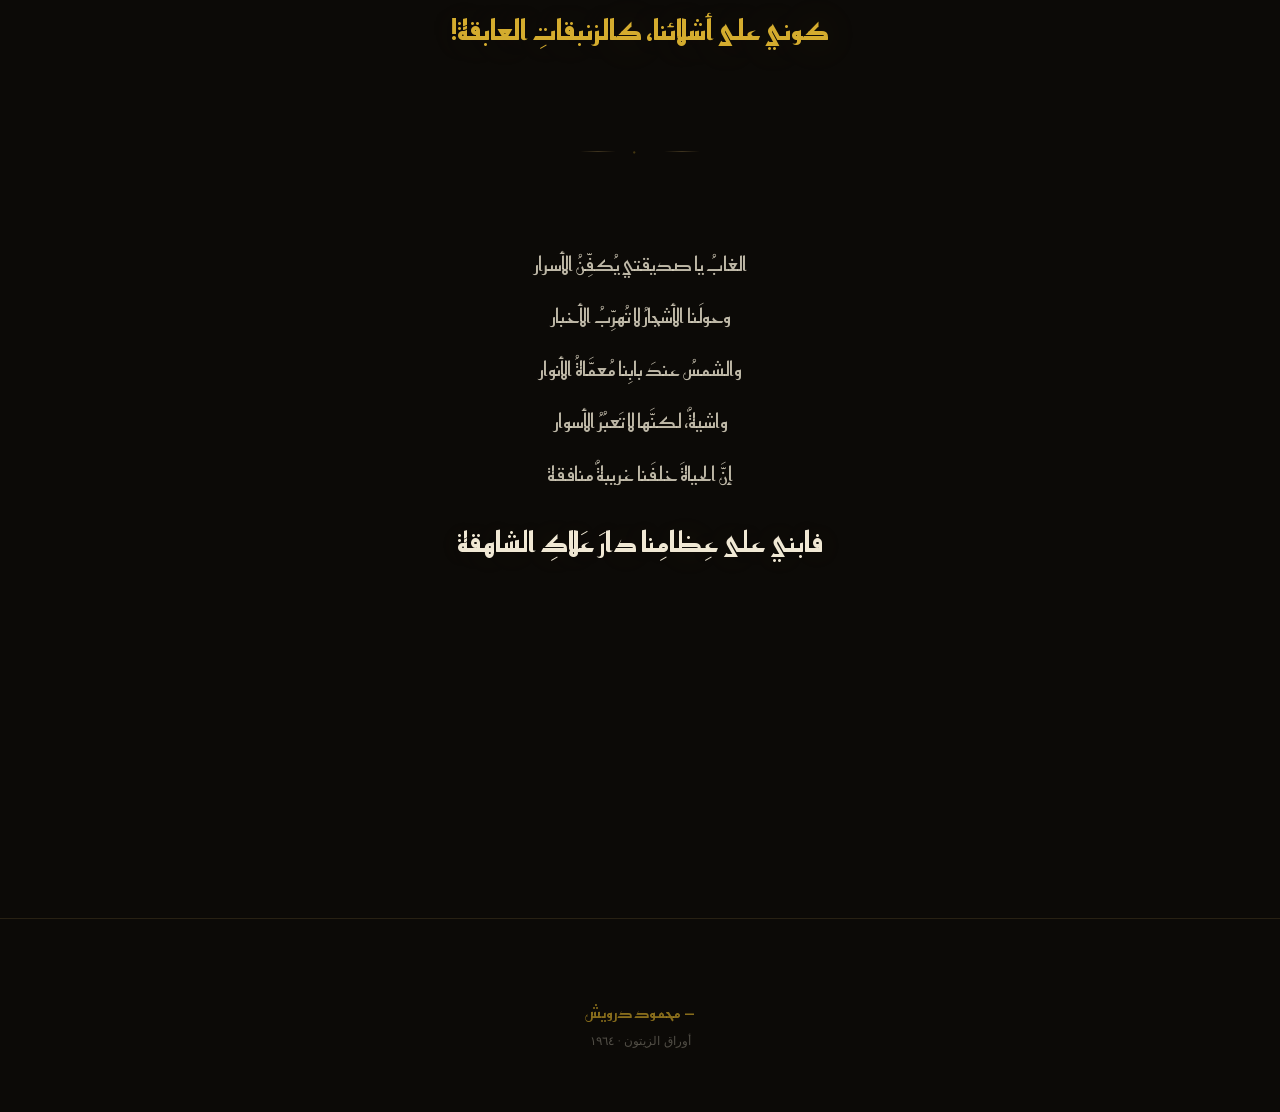
<file: on-steadfastness/index.html>
<!DOCTYPE html>
<html lang="ar" dir="rtl">
<head>
<meta charset="UTF-8" />
<meta name="viewport" content="width=device-width, initial-scale=1.0" />
<title>عن الصمود — محمود درويش</title>
<link rel="preconnect" href="https://fonts.googleapis.com">
<link rel="preconnect" href="https://fonts.gstatic.com" crossorigin>
<link href="https://fonts.googleapis.com/css2?family=Reem+Kufi:wght@400;500;600;700&family=Noto+Naskh+Arabic:wght@400;500;600&family=Marcellus&family=Cormorant+Garamond:ital,wght@0,300;0,400;1,300;1,400&display=swap" rel="stylesheet">
<link rel="stylesheet" href="../shared/common.css">
<link rel="stylesheet" href="style.css">
</head>
<body class="lang-ar">

<canvas id="vfx-canvas"></canvas>
<div class="earth-glow"></div>

<div class="cursor" id="cursor">
  <svg viewBox="0 0 24 24" fill="none">
    <path d="M12 2 C16 5,18 13,12 22 C6 13,8 5,12 2Z" stroke="#c9a227" stroke-width="0.8" fill="rgba(201,162,39,0.07)" opacity="0.9"/>
    <line x1="12" y1="2" x2="12" y2="22" stroke="#c9a227" stroke-width="0.4" opacity="0.45"/>
    <circle cx="12" cy="12" r="1.1" fill="#c9a227" opacity="0.85"/>
  </svg>
</div>

<div class="lang-toggle ar" id="langToggle">
  <div class="slider"></div>
  <button class="en" data-lang="en">EN</button>
  <button class="ar active" data-lang="ar">ع</button>
</div>

<!-- =================== HERO =================== -->
<section class="stage">
  <div class="ornament">
    <div class="line"></div>
    <div class="diamond"></div>
    <div class="line"></div>
  </div>

  <div class="eyebrow ar-content">محمود درويش · ١٩٤١ — ٢٠٠٨</div>
  <div class="eyebrow en-content">Mahmoud Darwish · 1941 — 2008</div>

  <h1 class="title">
    <span class="word ar-content">عن الصمود</span>
    <span class="word en-content">On Steadfastness</span>
  </h1>

  <p class="byline ar-content">من ديوان أوراق الزيتون · ١٩٦٤</p>
  <p class="byline en-content"><em>from Olive Leaves · 1964</em></p>

  <div class="scroll-cue ar-content">اقرأ</div>
  <div class="scroll-cue en-content">READ</div>
</section>

<!-- =================== POEM =================== -->
<section class="poem">

  <!-- STANZA I — The Olive Tree -->
  <div class="stanza" data-stanza>
    <div class="stanza-label ar-content">١</div>
    <div class="stanza-label en-content">I</div>
    <div class="verse ar-content">
      <span class="line">لو يذكرُ الزيتونُ غارِسَهُ</span>
      <span class="line accent">لصار الزيتُ دمعا!</span>
      <span class="line">يا حكمةَ الأجدادِ لو من لحمِنا نُعطيكِ دِرعا!</span>
      <span class="line">لكنَّ سهلَ الريحِ، لا يُعطي عبيدَ الريحِ زَرعا!</span>
      <span class="line">إنَّا سنقلعُ بالرموشِ الشوكَ والأحزانَ... قلعا!</span>
      <span class="line">وإلامَ نحملُ عارَنا وصليبَنا! والكونُ يسعى...</span>
      <span class="line big">سنظلُّ في الزيتونِ خضرتَهُ، وحولَ الأرضِ دِرعا!</span>
    </div>
    <div class="verse en-content">
      <span class="line">If the olive trees remembered those who planted them,</span>
      <span class="line accent">their oil would turn to tears!</span>
      <span class="line">O wisdom of our ancestors — if only our flesh could forge you a shield!</span>
      <span class="line">But the wind's plain gives nothing to the servants of the wind!</span>
      <span class="line">We shall uproot with our very lashes thorns and sorrows — clean!</span>
      <span class="line">How long must we carry our shame and our cross while the world races on...</span>
      <span class="line big">We shall remain — the olive tree's own greenness — a shield around the earth!</span>
    </div>
  </div>

  <div class="divider" data-stanza>
    <div class="line"></div>
    <div class="wave">✦</div>
    <div class="line"></div>
  </div>

  <!-- STANZA II — The Wheat -->
  <div class="stanza" data-stanza>
    <div class="stanza-label ar-content">٢</div>
    <div class="stanza-label en-content">II</div>
    <div class="verse ar-content">
      <span class="line">إنَّا نُحبُّ الوردَ، لكنَّا نُحبُّ القمحَ أكثر</span>
      <span class="line">ونُحبُّ عطرَ الوردِ، لكنَّ السنابلَ منهُ أطهر</span>
      <span class="line">فاحموا سنابلَكم من الأعصارِ بالصدرِ المسمَّر</span>
      <span class="line">هاتوا السياجَ من الصدورِ... من الصدورِ؛ فكيفَ يُكسر؟!</span>
      <span class="line accent">اقبِض على عُنُقِ السنابلِ مثلما عانقتَ خنجر!</span>
      <span class="line">الأرضُ، والفلَّاحُ، والإصرارُ، قُل لي: كيفَ تَقهر...</span>
      <span class="line big">هذي الأقانيمَ الثلاثةَ، كيفَ تقهر؟</span>
    </div>
    <div class="verse en-content">
      <span class="line">We love the rose, but we love wheat more —</span>
      <span class="line">We love the rose's scent, but the wheat stalk is purer.</span>
      <span class="line">Guard your stalks from the storms with a nail-hardened chest —</span>
      <span class="line">Build your fence from your chests... from your chests; how can it be broken?!</span>
      <span class="line accent">Grip the neck of the wheat stalk as you would embrace a dagger!</span>
      <span class="line">Earth, and farmer, and resolve — tell me: how can you conquer...</span>
      <span class="line big">these three — how can you conquer them?</span>
    </div>
  </div>

  <div class="divider" data-stanza>
    <div class="line"></div>
    <div class="wave">✦ ✦ ✦</div>
    <div class="line"></div>
  </div>

  <!-- STANZA III-A — The Friend's Eyes -->
  <div class="stanza" data-stanza>
    <div class="stanza-label ar-content">٣</div>
    <div class="stanza-label en-content">III</div>
    <div class="verse ar-content">
      <span class="line">عيناكِ يا صديقتي العجوزُ، يا صديقتي المراهِقة</span>
      <span class="line accent">عيناكِ شحَّاذانِ في ليلِ الزوايا الخانقة</span>
      <span class="line">لا يضحكُ الرجاءُ فيهما، ولا تنامُ الصاعقة</span>
      <span class="line">لم يبقَ شيءٌ عندنا... إلَّا الدموعُ الغارقة</span>
      <span class="line big">قولي: متى ستضحكينَ مرةً، وإن تكن منافقة؟!</span>
    </div>
    <div class="verse en-content">
      <span class="line">Your eyes, my old friend, my young friend —</span>
      <span class="line accent">your eyes are two beggars in the strangling night of corners —</span>
      <span class="line">hope does not smile in them, nor does lightning sleep.</span>
      <span class="line">Nothing remains for us... but drowning tears.</span>
      <span class="line big">Tell me: when will you laugh once, even if it is a lie?!</span>
    </div>
  </div>

  <div class="divider sub" data-stanza>
    <div class="line"></div>
    <div class="wave">·</div>
    <div class="line"></div>
  </div>

  <!-- STANZA III-B — After Us, the Flood -->
  <div class="stanza" data-stanza>
    <div class="verse ar-content">
      <span class="line">كفاكِ يا صديقتي ذئبانِ جائعان</span>
      <span class="line">مُصِّي بقايا دمنا، وبعدَنا الطوفان</span>
      <span class="line">وإن سغِبتِ مرةً، لا تتركي الجثمان</span>
      <span class="line">وإن سئِمتِ بعدها، فعندكِ الديدان</span>
      <span class="line">إنَّا خُلِقنا غَلطةً... في غفلةٍ من الزمان</span>
      <span class="line">وأنتِ يا صديقي العجوزُ... يا صديقتي المراهقة</span>
      <span class="line big accent">كوني على أشلائنا، كالزنبقاتِ العابقة!</span>
    </div>
    <div class="verse en-content">
      <span class="line">Two hungry wolves are enough for you, my friend —</span>
      <span class="line">drain what remains of our blood; and after us, the flood.</span>
      <span class="line">If you hunger once, do not leave the corpse.</span>
      <span class="line">If you tire of it then, you still have your worms.</span>
      <span class="line">We were born a mistake... in a moment of time's inattention.</span>
      <span class="line">And you, my old friend... my young friend —</span>
      <span class="line big accent">on our remains, bloom as lilies in full fragrance!</span>
    </div>
  </div>

  <div class="divider sub" data-stanza>
    <div class="line"></div>
    <div class="wave">·</div>
    <div class="line"></div>
  </div>

  <!-- STANZA III-C — The Forest (closing) -->
  <div class="stanza final" data-stanza>
    <div class="verse ar-content">
      <span class="line">الغابُ يا صديقتي يُكفِّنُ الأسرار</span>
      <span class="line">وحولَنا الأشجارُ لا تُهرِّبُ الأخبار</span>
      <span class="line">والشمسُ عندَ بابِنا مُعمَّاةُ الأنوار</span>
      <span class="line">واشيةٌ، لكنَّها لا تَعبُرُ الأسوار</span>
      <span class="line">إنَّ الحياةَ خلفَنا غريبةٌ منافقة</span>
      <span class="line big">فابني على عِظامِنا دارَ عَلاكِ الشاهقة</span>
    </div>
    <div class="verse en-content">
      <span class="line">The forest, my friend, shrouds all secrets in its folds —</span>
      <span class="line">the trees around us carry no news away.</span>
      <span class="line">The sun at our gate is blinded of its light —</span>
      <span class="line">an informer, yet it cannot cross the walls.</span>
      <span class="line">The life behind us is strange and full of lies —</span>
      <span class="line big">build upon our bones your towering high abode!</span>
    </div>
  </div>

</section>

<footer class="footer">
  <div class="foot-inner">
    <div class="signature ar-content">— محمود درويش</div>
    <div class="signature en-content"><em>— Mahmoud Darwish</em></div>
    <div class="meta ar-content">أوراق الزيتون · ١٩٦٤</div>
    <div class="meta en-content">Olive Leaves · 1964</div>
  </div>
</footer>

<script src="../shared/common.js" defer></script>
<script src="script.js" defer></script>
</body>
</html>
</file>
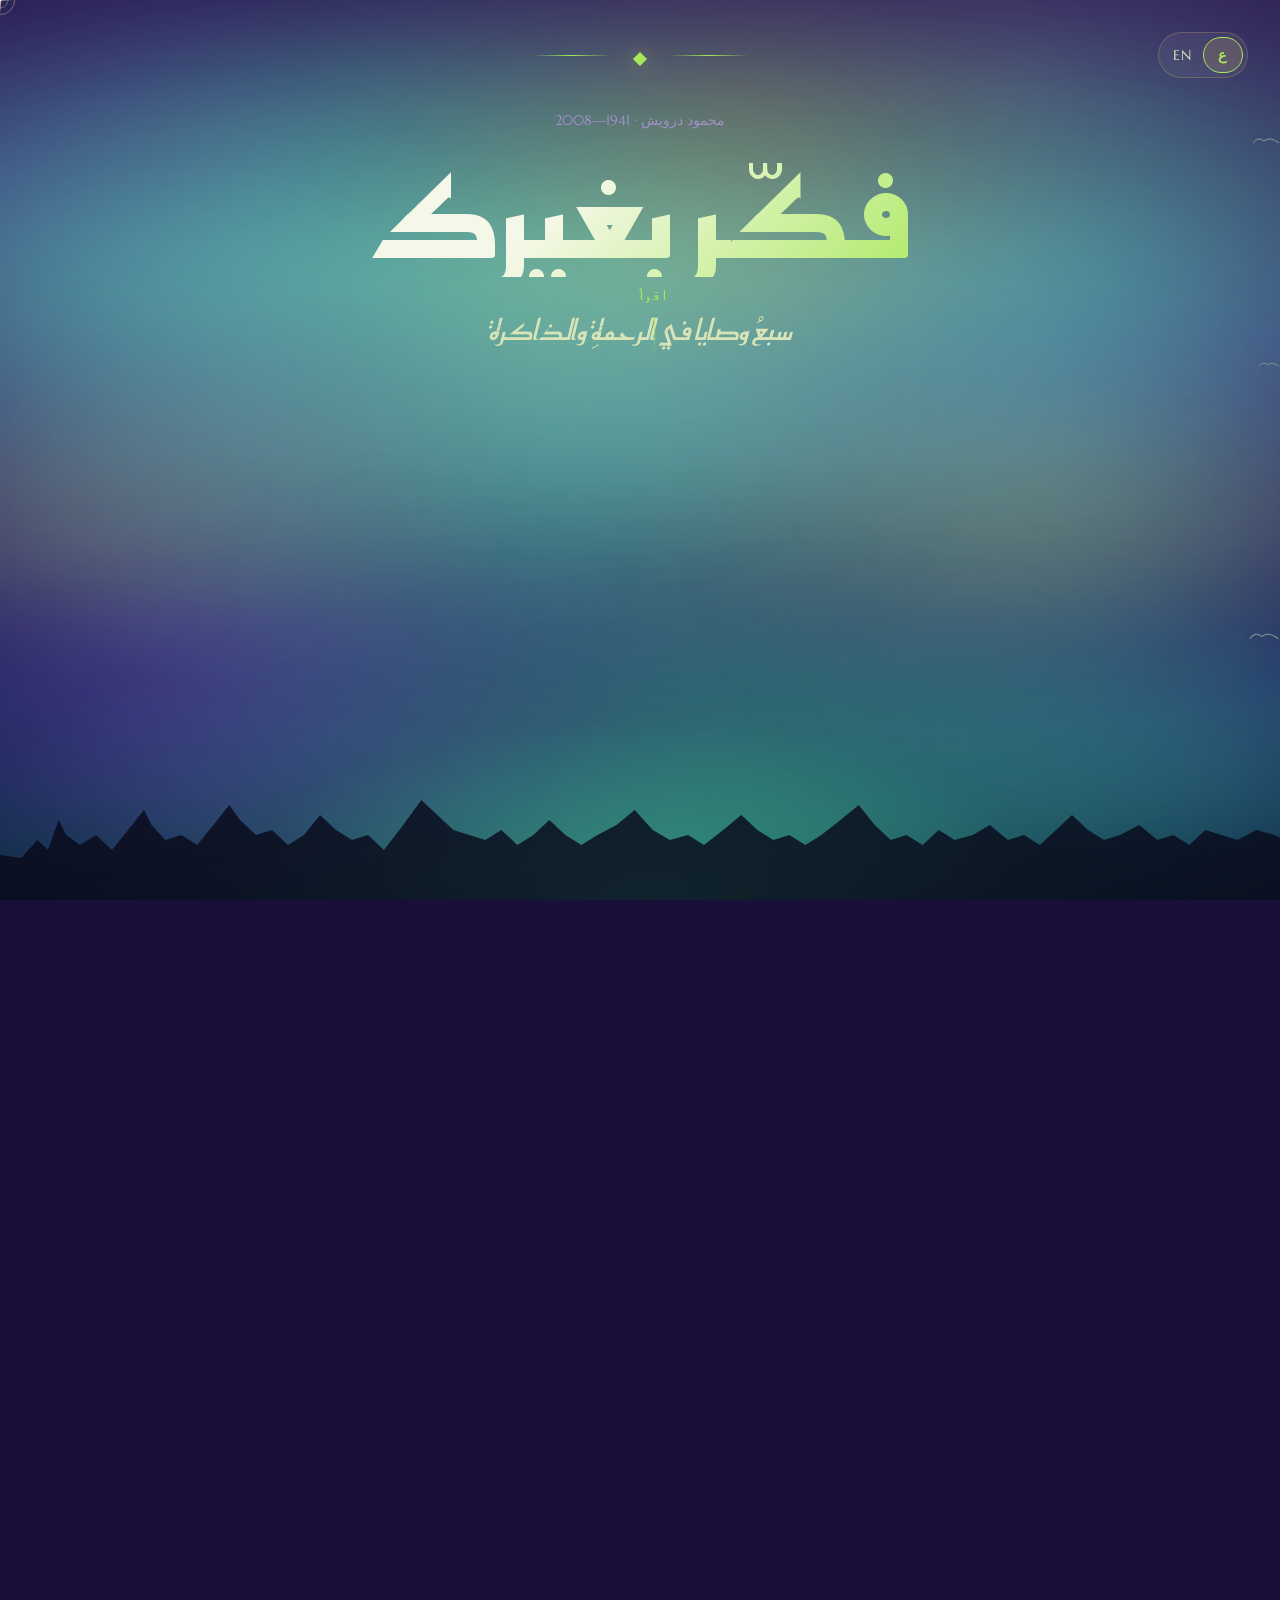
<file: ThinkofOthers/index.html>
<!DOCTYPE html>
<html lang="ar" dir="rtl">
<head>
<meta charset="UTF-8" />
<meta name="viewport" content="width=device-width, initial-scale=1.0" />
<title>فكِّر بغيرك — محمود درويش</title>
<link rel="preconnect" href="https://fonts.googleapis.com">
<link rel="preconnect" href="https://fonts.gstatic.com" crossorigin>
<link href="https://fonts.googleapis.com/css2?family=Reem+Kufi:wght@400;500;600;700&family=Marcellus&family=Cormorant+Garamond:ital,wght@0,300;0,400;1,300;1,400&display=swap" rel="stylesheet">
<link rel="stylesheet" href="../shared/common.css">
<link rel="stylesheet" href="style.css">
</head>
<body class="lang-ar">

<div class="sea"></div>
<div class="glow a"></div>
<div class="glow b"></div>
<div class="glow c"></div>

<!-- tree silhouette horizon (like the aurora photo) -->
<div class="horizon-trees">
  <svg viewBox="0 0 1200 120" preserveAspectRatio="none" xmlns="http://www.w3.org/2000/svg">
    <path d="M0,120 L0,75 L20,78 L35,60 L45,70 L55,40 L62,55 L75,65 L90,55 L105,70 L120,50 L135,30 L142,45 L155,60 L170,55 L185,65 L200,45 L215,25 L225,40 L240,55 L255,50 L270,65 L285,55 L300,35 L315,50 L330,60 L345,55 L360,70 L378,45 L395,20 L410,35 L425,50 L440,55 L455,60 L470,50 L485,65 L500,55 L515,40 L530,55 L545,65 L560,55 L578,45 L595,30 L612,50 L628,60 L645,55 L660,65 L678,50 L695,35 L710,50 L725,60 L740,55 L755,65 L770,55 L788,40 L805,25 L820,45 L835,60 L850,55 L865,65 L880,50 L895,60 L912,55 L928,45 L945,60 L960,55 L975,65 L990,50 L1005,35 L1020,50 L1035,60 L1050,55 L1068,45 L1085,60 L1100,55 L1115,65 L1130,50 L1145,55 L1160,60 L1178,50 L1195,55 L1200,58 L1200,120 Z"
          fill="#0a0a1a"
          opacity="0.95"/>
  </svg>
</div>

<!-- constellation canvas -->
<canvas id="constellation"></canvas>

<!-- custom compass cursor -->
<div class="cursor" id="cursor">
  <svg viewBox="0 0 24 24" fill="none">
    <circle cx="12" cy="12" r="11" stroke="#c9a861" stroke-width="0.6" opacity="0.6"/>
    <circle cx="12" cy="12" r="6" stroke="#7a9060" stroke-width="0.5" opacity="0.8"/>
    <path d="M12 2 L13 12 L12 22 L11 12 Z" fill="#c9a861" opacity="0.9"/>
    <path d="M2 12 L12 11 L22 12 L12 13 Z" fill="#7a9060" opacity="0.7"/>
    <circle cx="12" cy="12" r="1.2" fill="#f2ebdc"/>
  </svg>
</div>

<!-- sound toggle removed -->

<!-- language toggle -->
<div class="lang-toggle ar" id="langToggle">
  <div class="slider"></div>
  <button class="en" data-lang="en">EN</button>
  <button class="ar active" data-lang="ar">ع</button>
</div>

<!-- aurora borealis -->
<div class="aurora">
  <div class="aurora-band one"></div>
  <div class="aurora-band two"></div>
  <div class="aurora-band three"></div>
  <div class="aurora-band four"></div>
</div>

<!-- doves -->
<svg class="dove" width="28" height="10" viewBox="0 0 28 10" fill="none">
  <path d="M1 8 Q 6 1, 12 6 Q 18 1, 27 8" stroke="currentColor" stroke-width="1" fill="none"/>
</svg>
<svg class="dove" width="22" height="8" viewBox="0 0 28 10" fill="none">
  <path d="M1 8 Q 6 1, 12 6 Q 18 1, 27 8" stroke="currentColor" stroke-width="1" fill="none"/>
</svg>
<svg class="dove" width="32" height="11" viewBox="0 0 28 10" fill="none">
  <path d="M1 8 Q 6 1, 12 6 Q 18 1, 27 8" stroke="currentColor" stroke-width="1" fill="none"/>
</svg>

<!-- HERO -->
<section class="stage">
  <div class="ornament">
    <div class="line"></div>
    <div class="diamond"></div>
    <div class="line"></div>
  </div>

  <div class="eyebrow ar-content">محمود درويش · 1941—2008</div>
  <div class="eyebrow en-content">Mahmoud Darwish · 1941—2008</div>

  <h1 class="title">
    <span class="word ar-content">فكِّر بغيرك</span>
    <span class="word en-content">Think of Others</span>
  </h1>

  <p class="byline ar-content">سبعُ وصايا في الرحمةِ والذاكرة</p>
  <p class="byline en-content"><em>Seven meditations on empathy and memory</em></p>

  <div class="scroll-cue ar-content">اقرأ</div>
  <div class="scroll-cue en-content">READ</div>
</section>

<!-- POEM -->
<section class="poem">

  <!-- Opening refrain -->
  <div class="stanza opening" data-stanza>
    <div class="verse ar-content">
      <span class="line big">فكِّرْ بغيركَ</span>
    </div>
    <div class="verse en-content">
      <span class="line big">Think of Others</span>
    </div>
  </div>

  <div class="divider" data-stanza>
    <div class="line"></div>
    <div class="wave">≈</div>
    <div class="line"></div>
  </div>

  <!-- STANZA I -->
  <div class="stanza" data-stanza>
    <div class="stanza-num">I</div>
    <div class="verse ar-content">
      <span class="line">وأَنتَ تُعِدُّ فطورك،</span>
      <span class="line">فكِّرْ بغيركَ</span>
      <span class="line accent">لا تَنْسَ قُوتَ الحمامْ</span>
    </div>
    <div class="verse en-content">
      <span class="line">As you prepare your breakfast,</span>
      <span class="line">think of others</span>
      <span class="line accent">Do not forget to feed the doves</span>
    </div>
  </div>

  <div class="divider" data-stanza>
    <div class="line"></div>
    <div class="wave">≈ ≈ ≈</div>
    <div class="line"></div>
  </div>

  <!-- STANZA II -->
  <div class="stanza" data-stanza>
    <div class="stanza-num">II</div>
    <div class="verse ar-content">
      <span class="line">وأَنتَ تخوضُ حروبكَ،</span>
      <span class="line">فكِّر بغيركَ</span>
      <span class="line accent">لا تَنْسَ مَنْ يطلبون السلامْ</span>
    </div>
    <div class="verse en-content">
      <span class="line">As you fight your wars,</span>
      <span class="line">think of others</span>
      <span class="line accent">Do not forget those who seek peace</span>
    </div>
  </div>

  <div class="divider" data-stanza>
    <div class="line"></div>
    <div class="wave">≈ ≈ ≈</div>
    <div class="line"></div>
  </div>

  <!-- STANZA III -->
  <div class="stanza" data-stanza>
    <div class="stanza-num">III</div>
    <div class="verse ar-content">
      <span class="line">وأَنتَ تُسدِّدُ فاتورةَ الماء،</span>
      <span class="line">فكِّر بغيركَ</span>
      <span class="line accent">مَنْ يرضَعُون الغمامْ</span>
    </div>
    <div class="verse en-content">
      <span class="line">As you pay your water bill,</span>
      <span class="line">think of others</span>
      <span class="line accent">Those who are nursed by clouds</span>
    </div>
  </div>

  <div class="divider" data-stanza>
    <div class="line"></div>
    <div class="wave">≈ ≈ ≈</div>
    <div class="line"></div>
  </div>

  <!-- STANZA IV -->
  <div class="stanza" data-stanza>
    <div class="stanza-num">IV</div>
    <div class="verse ar-content">
      <span class="line">وأَنتَ تعودُ إلى البيت، بيتكَ،</span>
      <span class="line">فكِّرْ بغيركَ</span>
      <span class="line accent">لا تنس شعب الخيامْ</span>
    </div>
    <div class="verse en-content">
      <span class="line">As you return home, your home,</span>
      <span class="line">think of others</span>
      <span class="line accent">Do not forget the people of the tents</span>
    </div>
  </div>

  <div class="divider" data-stanza>
    <div class="line"></div>
    <div class="wave">≈ ≈ ≈</div>
    <div class="line"></div>
  </div>

  <!-- STANZA V -->
  <div class="stanza" data-stanza>
    <div class="stanza-num">V</div>
    <div class="verse ar-content">
      <span class="line">وأَنت تنام وتُحصي الكواكبَ،</span>
      <span class="line">فكِّرْ بغيركَ</span>
      <span class="line accent">ثَمَّةَ مَنْ لم يجد حيّزاً للمنام</span>
    </div>
    <div class="verse en-content">
      <span class="line">As you sleep and count the stars,</span>
      <span class="line">think of others</span>
      <span class="line accent">There are those who have found no place to sleep</span>
    </div>
  </div>

  <div class="divider" data-stanza>
    <div class="line"></div>
    <div class="wave">≈ ≈ ≈</div>
    <div class="line"></div>
  </div>

  <!-- STANZA VI -->
  <div class="stanza" data-stanza>
    <div class="stanza-num">VI</div>
    <div class="verse ar-content">
      <span class="line">وأَنتَ تحرِّرُ نفسك بالاستعارات،</span>
      <span class="line">فكِّرْ بغيركَ</span>
      <span class="line accent">مَنْ فَقَدُوا حَقَّهم في الكلامْ</span>
    </div>
    <div class="verse en-content">
      <span class="line">As you free yourself with metaphors,</span>
      <span class="line">think of others</span>
      <span class="line accent">Those who have lost their right to speak</span>
    </div>
  </div>

  <div class="divider" data-stanza>
    <div class="line"></div>
    <div class="wave">≈ ≈ ≈</div>
    <div class="line"></div>
  </div>

  <!-- STANZA VII — final -->
  <div class="stanza final" data-stanza>
    <div class="stanza-num ar-content">VII · الخاتمة</div>
    <div class="stanza-num en-content">VII · Envoi</div>
    <div class="verse ar-content">
      <span class="line">وأَنتَ تفكِّر بالآخرين البعيدين،</span>
      <span class="line">فكِّرْ بنفسك</span>
      <span class="line accent">قُلْ:</span>
      <span class="line big">ليتني شمعةٌ في الظلامْ</span>
    </div>
    <div class="verse en-content">
      <span class="line">As you think of others far away,</span>
      <span class="line">think of yourself</span>
      <span class="line accent">Say:</span>
      <span class="line big">"If only I were a candle in the dark"</span>
    </div>
  </div>

</section>

<footer class="footer">
  <div class="signature ar-content">— محمود درويش</div>
  <div class="signature en-content"><em>— Mahmoud Darwish</em></div>
  <div class="meta ar-content">شاعر فلسطين · الجليل</div>
  <div class="meta en-content">Poet of Palestine · Al-Birwa</div>
</footer>

<script src="script.js" defer></script>

</body>
</html>
</file>
<file: style.css>
:root {
  --ink: #0a1628;
  --deep: #0d2340;
  --harbor: #13365e;
  --wave: #1f5a8c;
  --mist: #6b96bd;
  --pearl: #e8dfd0;
  --gold: #c9a861;
  --turquoise: #5fb8b8;
  --paper: #f2ebdc;
}

* { margin: 0; padding: 0; box-sizing: border-box; }

html, body {
  background: var(--ink);
  color: var(--paper);
  font-family: 'Amiri', serif;
  min-height: 100vh;
  overflow-x: hidden;
}

/* ocean depth background */
.sea {
  position: fixed;
  inset: 0;
  background:
    radial-gradient(ellipse at 20% 10%, rgba(95, 184, 184, 0.08) 0%, transparent 40%),
    radial-gradient(ellipse at 80% 90%, rgba(201, 168, 97, 0.06) 0%, transparent 50%),
    linear-gradient(180deg, #081424 0%, #0d2340 35%, #13365e 70%, #0a1e38 100%);
  z-index: -2;
}

/* grain overlay */
.sea::after {
  content: '';
  position: absolute;
  inset: 0;
  background-image: url("data:image/svg+xml;utf8,<svg xmlns='http://www.w3.org/2000/svg' width='200' height='200'><filter id='n'><feTurbulence type='fractalNoise' baseFrequency='0.9' numOctaves='3'/><feColorMatrix values='0 0 0 0 0.95, 0 0 0 0 0.87, 0 0 0 0 0.82, 0 0 0 0.08 0'/></filter><rect width='100%' height='100%' filter='url(%23n)'/></svg>");
  opacity: 0.5;
  mix-blend-mode: overlay;
  pointer-events: none;
}

/* falling light — "أمطار من ضوء مسموع" */
.rain {
  position: fixed;
  inset: 0;
  z-index: 0;
  pointer-events: none;
  overflow: hidden;
}

.rain span {
  position: absolute;
  top: 0;
  width: 1.5px;
  background: linear-gradient(180deg, transparent, rgba(232, 223, 208, 0.9) 50%, transparent);
  animation: fall linear infinite;
  box-shadow: 0 0 4px rgba(232, 223, 208, 0.5);
  will-change: transform;
}

@keyframes fall {
  0% { transform: translateY(-20vh); opacity: 0; }
  10% { opacity: 1; }
  90% { opacity: 1; }
  100% { transform: translateY(120vh); opacity: 0; }
}

/* distant birds */
.bird {
  position: fixed;
  top: 18%;
  left: -40px;
  z-index: -1;
  opacity: 0.35;
  animation: drift 60s linear infinite;
  color: var(--mist);
}

.bird:nth-child(2) { top: 24%; animation-duration: 80s; animation-delay: -20s; opacity: 0.2;}
.bird:nth-child(3) { top: 14%; animation-duration: 95s; animation-delay: -45s; opacity: 0.28;}

@keyframes drift {
  to { transform: translateX(110vw); }
}

/* layout */
.stage {
  min-height: 100vh;
  display: flex;
  flex-direction: column;
  align-items: center;
  justify-content: center;
  padding: 8vh 6vw;
  position: relative;
  z-index: 2;
}

/* top ornament */
.ornament {
  display: flex;
  align-items: center;
  gap: 1.2rem;
  color: var(--gold);
  opacity: 0;
  animation: fadeIn 2s 0.2s ease forwards;
}

.ornament .line {
  width: 60px;
  height: 1px;
  background: linear-gradient(90deg, transparent, var(--gold), transparent);
}

.ornament .diamond {
  width: 6px; height: 6px;
  background: var(--gold);
  transform: rotate(45deg);
  box-shadow: 0 0 8px rgba(201, 168, 97, 0.6);
}

/* eyebrow */
.eyebrow {
  font-family: 'Marcellus', serif;
  font-size: 0.72rem;
  letter-spacing: 0.5em;
  color: var(--gold);
  text-transform: uppercase;
  margin-top: 1.5rem;
  opacity: 0;
  animation: fadeIn 2s 0.8s ease forwards;
}

/* title */
.title {
  font-family: 'Amiri', serif;
  font-weight: 700;
  font-size: clamp(2.8rem, 7vw, 5.5rem);
  line-height: 1;
  color: var(--paper);
  margin-top: 1.2rem;
  margin-bottom: 0.6rem;
  text-align: center;
  opacity: 0;
  animation: riseUp 2s 1.2s ease forwards;
  text-shadow: 0 2px 40px rgba(95, 184, 184, 0.2);
}

.title .word {
  display: inline-block;
  position: relative;
}

.title .word::after {
  content: '';
  position: absolute;
  bottom: -10px;
  right: 50%;
  transform: translateX(50%);
  width: 40px;
  height: 1px;
  background: var(--gold);
  opacity: 0.5;
}

.byline {
  font-family: 'Amiri', serif;
  font-style: italic;
  font-size: 1.1rem;
  color: var(--mist);
  margin-top: 2.5rem;
  opacity: 0;
  animation: fadeIn 2s 1.8s ease forwards;
}

/* scroll cue */
.scroll-cue {
  position: absolute;
  bottom: 4vh;
  left: 50%;
  transform: translateX(-50%);
  font-family: 'Marcellus', serif;
  font-size: 0.65rem;
  letter-spacing: 0.4em;
  color: var(--mist);
  opacity: 0;
  animation: fadeIn 2s 2.5s ease forwards, pulse 2s 3s ease infinite;
  writing-mode: vertical-rl;
}

@keyframes pulse {
  0%, 100% { opacity: 0.4; }
  50% { opacity: 1; }
}

/* poem section */
.poem {
  max-width: 780px;
  margin: 0 auto;
  padding: 10vh 6vw 14vh;
  position: relative;
  z-index: 2;
}

.stanza {
  margin-bottom: 7rem;
  position: relative;
  opacity: 0;
  transform: translateY(30px);
  transition: all 1.5s ease;
}

.stanza.visible {
  opacity: 1;
  transform: translateY(0);
}

.stanza-num {
  font-family: 'Marcellus', serif;
  font-size: 0.7rem;
  letter-spacing: 0.4em;
  color: var(--gold);
  margin-bottom: 2rem;
  display: flex;
  align-items: center;
  gap: 1rem;
}

.stanza-num::before {
  content: '';
  width: 40px;
  height: 1px;
  background: var(--gold);
  opacity: 0.6;
}

.verse {
  font-family: 'Amiri', serif;
  font-size: clamp(1.4rem, 2.6vw, 1.95rem);
  line-height: 2.2;
  color: var(--paper);
  text-align: right;
  letter-spacing: 0.01em;
}

.verse .line {
  display: block;
  position: relative;
  padding-right: 1rem;
  transition: all 0.4s ease;
}

.verse .line:hover {
  color: var(--turquoise);
  padding-right: 1.4rem;
}

.verse .refrain {
  color: var(--gold);
  font-style: italic;
  font-weight: 400;
}

.verse .refrain.big {
  font-size: clamp(1.8rem, 3.5vw, 2.6rem);
  text-align: center;
  display: block;
  padding: 2rem 0;
  letter-spacing: 0.03em;
  text-shadow: 0 0 30px rgba(201, 168, 97, 0.3);
}

.stanza.opening {
  text-align: center;
  margin-bottom: 4rem;
}

.stanza.final .verse {
  border-right: 2px solid var(--gold);
  padding-right: 1.5rem;
  margin-right: -0.5rem;
}

.stanza.final .stanza-num {
  color: var(--turquoise);
}

.stanza.final .stanza-num::before {
  background: var(--turquoise);
}

.verse .accent {
  color: var(--turquoise);
}

/* decorative separator */
.divider {
  display: flex;
  align-items: center;
  justify-content: center;
  gap: 1rem;
  margin: 4rem auto;
  color: var(--gold);
  opacity: 0.6;
}

.divider .wave {
  font-size: 1.2rem;
  letter-spacing: 0.3em;
}

.divider .line {
  width: 80px;
  height: 1px;
  background: linear-gradient(90deg, transparent, var(--gold), transparent);
}

/* footer */
.footer {
  text-align: center;
  padding: 6vh 2rem 10vh;
  border-top: 1px solid rgba(201, 168, 97, 0.15);
  max-width: 600px;
  margin: 0 auto;
  position: relative;
  z-index: 2;
}

.footer .signature {
  font-family: 'Amiri', serif;
  font-style: italic;
  font-size: 1.6rem;
  color: var(--paper);
  margin-bottom: 0.8rem;
}

.footer .meta {
  font-family: 'Marcellus', serif;
  font-size: 0.7rem;
  letter-spacing: 0.4em;
  color: var(--mist);
  text-transform: uppercase;
}

/* animations */
@keyframes fadeIn {
  to { opacity: 1; }
}

@keyframes riseUp {
  to { opacity: 1; transform: translateY(0); }
}

/* decorative ship silhouette */
.ship {
  position: absolute;
  bottom: 20%;
  left: -60px;
  width: 80px;
  opacity: 0.15;
  color: var(--pearl);
  animation: sail 90s linear infinite;
}

@keyframes sail {
  to { transform: translateX(110vw); }
}

/* turquoise glow spots — "مراكب حبلى بالفيروز" */
.glow {
  position: fixed;
  width: 300px;
  height: 300px;
  border-radius: 50%;
  background: radial-gradient(circle, rgba(95, 184, 184, 0.08) 0%, transparent 60%);
  pointer-events: none;
  z-index: -1;
  filter: blur(40px);
}

.glow.a { top: 20%; right: 5%; animation: breathe 8s ease-in-out infinite; }
.glow.b { bottom: 10%; left: 10%; animation: breathe 12s ease-in-out infinite reverse; }

@keyframes breathe {
  0%, 100% { transform: scale(1); opacity: 0.5; }
  50% { transform: scale(1.2); opacity: 1; }
}

@media (max-width: 600px) {
  .verse { font-size: 1.35rem; line-height: 2; }
  .stanza { margin-bottom: 5rem; }
}

/* ============ INTERACTIVITY ============ */

/* custom cursor — a small compass/star */
body {
  cursor: none;
}
@media (max-width: 768px) {
  body { cursor: auto; }
  .cursor, .cursor-trail { display: none !important; }
}

.cursor {
  position: fixed;
  top: 0; left: 0;
  width: 24px;
  height: 24px;
  pointer-events: none;
  z-index: 9999;
  transform: translate(-50%, -50%);
  transition: transform 0.1s ease-out, width 0.3s ease, height 0.3s ease;
  mix-blend-mode: screen;
}

.cursor svg {
  width: 100%;
  height: 100%;
  animation: cursorSpin 8s linear infinite;
}

.cursor.hover {
  width: 50px;
  height: 50px;
}

.cursor.hover svg {
  animation-duration: 3s;
}

@keyframes cursorSpin {
  to { transform: rotate(360deg); }
}

.cursor-trail {
  position: fixed;
  width: 4px;
  height: 4px;
  border-radius: 50%;
  background: var(--turquoise);
  pointer-events: none;
  z-index: 9998;
  transform: translate(-50%, -50%);
  opacity: 0.8;
  animation: trailFade 1.2s ease-out forwards;
}

@keyframes trailFade {
  to {
    opacity: 0;
    transform: translate(-50%, -50%) scale(3);
  }
}

/* click ripple — concentric circles like a stone in water */
.ripple {
  position: fixed;
  border: 1px solid var(--turquoise);
  border-radius: 50%;
  pointer-events: none;
  z-index: 9997;
  transform: translate(-50%, -50%);
  animation: rippleOut 1.4s ease-out forwards;
}

@keyframes rippleOut {
  0% {
    width: 0; height: 0;
    opacity: 0.8;
    border-width: 2px;
  }
  100% {
    width: 250px; height: 250px;
    opacity: 0;
    border-width: 0.5px;
  }
}

/* constellation canvas */
#constellation {
  position: fixed;
  inset: 0;
  pointer-events: none;
  z-index: -1;
  opacity: 0.6;
}

/* sound toggle */
.sound-toggle {
  position: fixed;
  top: 2rem;
  left: 2rem;
  z-index: 100;
  background: rgba(10, 22, 40, 0.6);
  backdrop-filter: blur(12px);
  -webkit-backdrop-filter: blur(12px);
  border: 1px solid rgba(201, 168, 97, 0.3);
  border-radius: 50%;
  width: 50px;
  height: 50px;
  display: flex;
  align-items: center;
  justify-content: center;
  cursor: none;
  color: var(--gold);
  transition: all 0.3s ease;
  opacity: 0;
  animation: fadeIn 2s 3s ease forwards;
}

.sound-toggle:hover {
  background: rgba(201, 168, 97, 0.15);
  transform: scale(1.1);
}

.sound-toggle svg {
  width: 20px;
  height: 20px;
}

.sound-toggle .wave-anim {
  display: none;
}

.sound-toggle.playing .wave-anim {
  display: inline;
  animation: soundWave 1.2s ease-in-out infinite;
  transform-origin: center;
}

.sound-toggle.playing .wave-anim.w2 {
  animation-delay: 0.2s;
}

.sound-toggle.playing .wave-anim.w3 {
  animation-delay: 0.4s;
}

@keyframes soundWave {
  0%, 100% { opacity: 0.3; }
  50% { opacity: 1; }
}

/* line hover — gentle tilt + glow */
.verse .line {
  display: block;
  position: relative;
  padding-right: 1rem;
  transition: all 0.5s cubic-bezier(0.2, 0.8, 0.2, 1);
  cursor: none;
}

.verse .line:hover {
  color: var(--turquoise);
  padding-right: 1.8rem;
  text-shadow: 0 0 20px rgba(95, 184, 184, 0.5);
  transform: translateX(-8px);
  letter-spacing: 0.02em;
}

/* line reveal marker — a small drop that appears on hover */
.verse .line::before {
  content: '';
  position: absolute;
  right: 0;
  top: 50%;
  width: 6px;
  height: 6px;
  border-radius: 50%;
  background: var(--turquoise);
  transform: translateY(-50%) scale(0);
  transition: transform 0.4s cubic-bezier(0.2, 0.8, 0.2, 1);
  box-shadow: 0 0 12px var(--turquoise);
}

.verse .line:hover::before {
  transform: translateY(-50%) scale(1);
}

/* remove padding override from refrain.big */
.verse .refrain.big:hover {
  padding-right: 0;
  transform: none;
}

/* ============ LANGUAGE TOGGLE ============ */
.lang-toggle {
  position: fixed;
  top: 2rem;
  right: 2rem;
  z-index: 100;
  background: rgba(10, 22, 40, 0.6);
  backdrop-filter: blur(12px);
  -webkit-backdrop-filter: blur(12px);
  border: 1px solid rgba(201, 168, 97, 0.3);
  border-radius: 40px;
  padding: 6px;
  display: flex;
  align-items: center;
  gap: 0;
  cursor: none;
  opacity: 0;
  animation: fadeIn 2s 3s ease forwards;
  font-family: 'Marcellus', serif;
}

.lang-toggle button {
  background: none;
  border: none;
  color: var(--mist);
  font-family: 'Marcellus', serif;
  font-size: 0.75rem;
  letter-spacing: 0.15em;
  padding: 8px 16px;
  border-radius: 30px;
  cursor: none;
  transition: all 0.4s cubic-bezier(0.2, 0.8, 0.2, 1);
  position: relative;
  z-index: 2;
}

.lang-toggle button.ar {
  font-family: 'Amiri', serif;
  font-size: 0.95rem;
  letter-spacing: 0;
}

.lang-toggle .slider {
  position: absolute;
  top: 6px;
  bottom: 6px;
  background: linear-gradient(135deg, var(--gold), #b8934d);
  border-radius: 30px;
  transition: all 0.5s cubic-bezier(0.2, 0.8, 0.2, 1);
  box-shadow: 0 2px 12px rgba(201, 168, 97, 0.3);
  z-index: 1;
}

.lang-toggle.ar .slider {
  right: 6px;
  left: 50%;
}

.lang-toggle.en .slider {
  right: 50%;
  left: 6px;
}

.lang-toggle button.active {
  color: var(--ink);
  font-weight: 600;
}

/* Adjust sound toggle position so it doesn't collide */
.sound-toggle {
  top: 2rem;
  left: 2rem;
}

/* ============ BILINGUAL CONTENT ============ */
/* English body uses a different font family */
body.en-mode {
  font-family: 'Cormorant Garamond', serif;
}

body.en-mode .verse {
  font-family: 'Cormorant Garamond', serif;
  font-weight: 300;
  text-align: left;
  direction: ltr;
}

body.en-mode .verse .line {
  padding-right: 0;
  padding-left: 1rem;
}

body.en-mode .verse .line:hover {
  padding-right: 0;
  padding-left: 1.8rem;
  transform: translateX(8px);
}

body.en-mode .verse .line::before {
  right: auto;
  left: 0;
}

body.en-mode .stanza-num::before {
  /* flip the leading line */
}

body.en-mode .byline,
body.en-mode .title,
body.en-mode .verse .refrain.big,
body.en-mode .signature {
  font-family: 'Cormorant Garamond', serif;
}

body.en-mode .eyebrow,
body.en-mode .ornament,
body.en-mode .footer .meta {
  /* keep as is */
}

/* content visibility */
.ar-content { display: block; }
.en-content { display: none; }

body.en-mode {
  direction: ltr;
}
body.en-mode .ar-content { display: none; }
body.en-mode .en-content { display: block; }

body.en-mode .stanza-num {
  font-family: 'Marcellus', serif;
}

/* Smooth fade when switching */
.poem, .stage, .footer {
  transition: opacity 0.3s ease;
}

body.switching .poem,
body.switching .stage,
body.switching .footer {
  opacity: 0;
}
</file>
<file: shared/common.css>
/* ============ RESET ============ */
* { margin: 0; padding: 0; box-sizing: border-box; }

html { scroll-behavior: smooth; }

body {
  overflow-x: hidden;
  min-height: 100vh;
  cursor: none;
  position: relative;
  touch-action: manipulation;
}

/* ============ CUSTOM CURSOR ============ */
.cursor {
  position: fixed;
  top: 0; left: 0;
  width: 28px;
  height: 28px;
  pointer-events: none;
  z-index: 9999;
  transform: translate(-50%, -50%);
  transition: transform 0.15s ease;
  mix-blend-mode: screen;
}

.cursor svg {
  width: 100%;
  height: 100%;
  animation: cursorSpin 8s linear infinite;
}

.cursor.hover {
  transform: translate(-50%, -50%) scale(1.8);
}

.cursor.hover svg {
  animation-duration: 3s;
}

@keyframes cursorSpin {
  to { transform: rotate(360deg); }
}

@media (max-width: 768px), (hover: none) and (pointer: coarse) {
  body { cursor: auto; }
  .cursor { display: none; }
}

/* ============ CONSTELLATION CANVAS ============ */
#constellation {
  position: fixed;
  inset: 0;
  pointer-events: none;
  z-index: -1;
}

/* ============ LANGUAGE TOGGLE ============ */
.lang-toggle {
  position: fixed;
  top: 2rem;
  right: 2rem;
  z-index: 100;
  display: flex;
  align-items: center;
  border: 1px solid rgba(201, 168, 97, 0.3);
  border-radius: 40px;
  padding: 4px;
  backdrop-filter: blur(12px);
  -webkit-backdrop-filter: blur(12px);
  direction: ltr;
}

.lang-toggle .slider {
  position: absolute;
  top: 4px;
  left: 4px;
  width: 44px;
  height: 36px;
  border-radius: 30px;
  transition: transform 0.45s cubic-bezier(0.4, 0, 0.2, 1);
}

.lang-toggle.en .slider { transform: translateX(0); }
.lang-toggle.ar .slider { transform: translateX(44px); }

.lang-toggle button {
  width: 44px;
  height: 36px;
  background: none;
  border: none;
  font-family: 'Marcellus', serif;
  font-size: 0.8rem;
  letter-spacing: 0.1em;
  border-radius: 30px;
  cursor: none;
  transition: color 0.3s ease;
  position: relative;
  z-index: 2;
}

.lang-toggle button.active {
  font-weight: 600;
}

/* ============ STAGE (HERO) ============ */
.stage {
  min-height: 100vh;
  display: flex;
  flex-direction: column;
  align-items: center;
  justify-content: center;
  padding: 8vh 6vw;
  position: relative;
  z-index: 2;
}

/* ============ ORNAMENT ============ */
.ornament {
  display: flex;
  align-items: center;
  gap: 1.2rem;
  opacity: 0;
  animation: fadeIn 2s 0.2s ease forwards;
}

.ornament .line {
  width: 60px;
  height: 1px;
  background: linear-gradient(90deg, transparent, rgba(201, 168, 97, 0.8), transparent);
}

.ornament .diamond {
  width: 6px;
  height: 6px;
  background: rgba(201, 168, 97, 0.9);
  transform: rotate(45deg);
  box-shadow: 0 0 8px rgba(201, 168, 97, 0.6);
}

/* ============ EYEBROW ============ */
.eyebrow {
  font-family: 'Marcellus', serif;
  font-size: 0.75rem;
  letter-spacing: 0.45em;
  text-transform: uppercase;
  margin-top: 1.5rem;
  opacity: 0;
  animation: fadeIn 2s 0.8s ease forwards;
}

/* ============ SCROLL CUE ============ */
.scroll-cue {
  position: absolute;
  bottom: 4vh;
  left: 50%;
  transform: translateX(-50%);
  font-family: 'Marcellus', serif;
  font-size: 0.65rem;
  letter-spacing: 0.4em;
  opacity: 0;
  animation: fadeIn 2s 2.5s ease forwards, pulse 2s 3s ease infinite;
}

/* ============ STANZA REVEAL ============ */
/* Keep content visible by default, then enable reveal only when JS is ready. */
.stanza {
  opacity: 1;
  transform: translateY(0);
}

body.reveal-ready .stanza {
  opacity: 0;
  transform: translateY(30px);
  transition: opacity 1.2s ease-out, transform 1.2s ease-out;
}

body.reveal-ready .stanza.visible {
  opacity: 1;
  transform: translateY(0);
}

/* ============ DIVIDERS ============ */
.divider {
  display: flex;
  align-items: center;
  justify-content: center;
  gap: 1rem;
  margin: 4rem auto;
  opacity: 1;
  transform: translateY(0);
}

body.reveal-ready .divider {
  opacity: 0;
  transform: translateY(20px);
  transition: opacity 1s ease-out, transform 1s ease-out;
}

body.reveal-ready .divider.visible {
  opacity: 1;
  transform: translateY(0);
}

.divider .line {
  width: 80px;
  height: 1px;
  background: linear-gradient(90deg, transparent, rgba(201, 168, 97, 0.6), transparent);
  display: block;
}

.divider .wave {
  font-family: 'Marcellus', serif;
  font-size: 1.2rem;
  letter-spacing: 0.3em;
}

/* ============ FOOTER ============ */
.footer {
  text-align: center;
  border-top: 1px solid rgba(201, 168, 97, 0.15);
  position: relative;
  z-index: 2;
}

/* ============ LANGUAGE VISIBILITY ============ */
body.lang-ar .en-content { display: none; }
body.lang-en .ar-content { display: none; }
body.lang-en { direction: ltr; }

/* Arabic is a connected script — letter-spacing breaks glyph connections */
body .ar-content { letter-spacing: 0; }

/* ============ LANGUAGE SWITCH FADE ============ */
.poem, .stage, .footer {
  transition: opacity 0.3s ease;
}

body.switching .poem,
body.switching .stage,
body.switching .footer {
  opacity: 0;
}

/* ============ KEYFRAMES ============ */
@keyframes fadeIn {
  to { opacity: 1; }
}

@keyframes fadeUp {
  from { opacity: 0; transform: translateY(30px); }
  to { opacity: 1; transform: translateY(0); }
}

@keyframes fadeDown {
  from { opacity: 0; transform: translateY(-20px); }
  to { opacity: 1; transform: translateY(0); }
}

@keyframes pulse {
  0%, 100% { opacity: 0.4; }
  50% { opacity: 1; }
}

@keyframes bounce {
  0%, 100% { transform: translateX(-50%) translateY(0); }
  50% { transform: translateX(-50%) translateY(-10px); }
}

/* ============ SELECTION ============ */
::selection {
  background: rgba(201, 168, 97, 0.4);
}
</file>
<file: horse-poem/style.css>
/* ============================================================
   حصانٌ يهبطُ من تلّةٍ بيضاء — interactive poem
   Palette: muted gold / grey dusk
   ============================================================ */
:root {
  --gold: #c9a86a;
  --gold-bright: #e8c87a;
  --ink: #d8d2c4;
  --ink-dim: #9a948a;
  --night: #14161d;
  --horse-w: clamp(96px, 15vw, 175px);
}

body {
  font-family: 'Amiri', serif;
  background: var(--night);
  color: var(--ink);
  /* this page has no custom cursor element */
  cursor: auto;
}

/* ---------- fixed cinematic scene ---------- */
#scene {
  position: fixed;
  inset: 0;
  overflow: hidden;
  z-index: 0;
  background:
    radial-gradient(60vw 40vh at 78% 56%, rgba(201, 168, 106, 0.16), transparent 70%),
    linear-gradient(to bottom,
      #161a24 0%,
      #1d212c 30%,
      #2b2c34 52%,
      #4a4239 70%,
      #62513e 84%,
      #6e5a44 100%);
}

/* stars */
#stars {
  position: absolute; inset: -60px 0 0 0;
  background-image:
    radial-gradient(1.5px 1.5px at 12% 18%, rgba(232,224,205,.8), transparent 60%),
    radial-gradient(1px 1px at 26% 9%,  rgba(232,224,205,.6), transparent 60%),
    radial-gradient(1.5px 1.5px at 38% 22%, rgba(232,224,205,.5), transparent 60%),
    radial-gradient(1px 1px at 49% 7%,  rgba(232,224,205,.7), transparent 60%),
    radial-gradient(1px 1px at 61% 16%, rgba(232,224,205,.5), transparent 60%),
    radial-gradient(1.5px 1.5px at 72% 6%,  rgba(232,224,205,.7), transparent 60%),
    radial-gradient(1px 1px at 84% 13%, rgba(232,224,205,.55), transparent 60%),
    radial-gradient(1px 1px at 93% 24%, rgba(232,224,205,.6), transparent 60%),
    radial-gradient(1px 1px at 7% 31%,  rgba(232,224,205,.4), transparent 60%),
    radial-gradient(1.5px 1.5px at 55% 28%, rgba(232,224,205,.45), transparent 60%);
  animation: twinkle 7s ease-in-out infinite alternate;
}
@keyframes twinkle { from { opacity: .55; } to { opacity: 1; } }

/* moon */
#moon {
  position: absolute;
  top: 9%; left: 14%;
  width: clamp(46px, 6vw, 80px); aspect-ratio: 1;
  border-radius: 50%;
  background: radial-gradient(circle at 38% 35%, #efe6d2, #cdbd9c 65%, #b3a280);
  box-shadow: 0 0 40px 12px rgba(222, 203, 160, 0.25), 0 0 120px 40px rgba(222, 203, 160, 0.10);
  opacity: .85;
}

/* ---------- clouds (clickable) ---------- */
#clouds { position: absolute; inset: 0; }

.cloud {
  position: absolute;
  left: 0;
  width: clamp(160px, 22vw, 320px);
  height: clamp(44px, 6vw, 88px);
  cursor: pointer;
  animation: drift linear infinite;
  will-change: transform;
}
.cloud i {
  position: absolute; inset: 0;
  border-radius: 50%;
  background: radial-gradient(ellipse at 50% 60%, rgba(196,190,182,0.55), rgba(167,160,152,0.25) 60%, transparent 75%);
  filter: blur(6px);
  pointer-events: none;
}
.cloud i:nth-child(2) { inset: -45% 30% 25% -10%; opacity: .8; }
.cloud i:nth-child(3) { inset: -35% -12% 30% 38%; opacity: .7; }

.cloud.c1 { top: 9%;  animation-duration: 170s; animation-delay: -40s;  }
.cloud.c2 { top: 18%; animation-duration: 230s; animation-delay: -150s; transform-origin: center; scale: .8; }
.cloud.c3 { top: 27%; animation-duration: 200s; animation-delay: -90s;  scale: 1.15; opacity: .8; }
.cloud.c4 { top: 14%; animation-duration: 260s; animation-delay: -210s; scale: .65; opacity: .7; }

@keyframes drift {
  from { transform: translate3d(-35vw, 0, 0); }
  to   { transform: translate3d(115vw, 0, 0); }
}

/* faint scratch mark left by the horse's hoof on a cloud */
.scratch {
  position: absolute;
  width: 36px; height: 28px;
  transform: rotate(-18deg);
  background:
    linear-gradient(115deg, transparent 44%, rgba(110,100,88,.8) 45%, rgba(110,100,88,.8) 48%, transparent 49%),
    linear-gradient(115deg, transparent 58%, rgba(110,100,88,.7) 59%, rgba(110,100,88,.7) 62%, transparent 63%),
    linear-gradient(115deg, transparent 72%, rgba(110,100,88,.6) 73%, rgba(110,100,88,.6) 76%, transparent 77%);
  opacity: 0;
  animation: scratch-in 1s ease .55s forwards;
  pointer-events: none;
}
@keyframes scratch-in { to { opacity: .55; } }

/* ---------- hills (SVG paths generated by JS) ---------- */
#hills { position: absolute; inset: 0; width: 100%; height: 100%; }

/* drifting mist over the hill */
.mist {
  position: absolute;
  width: 140vw; height: 22vh;
  background: radial-gradient(ellipse at center, rgba(222,218,210,0.30), transparent 70%);
  filter: blur(14px);
  pointer-events: none;
  will-change: transform;
}
.mist.m1 { bottom: 26%; animation: mist-drift 38s ease-in-out infinite alternate; }
.mist.m2 { bottom: 8%; height: 30vh; opacity: .8; animation: mist-drift 52s ease-in-out infinite alternate-reverse; }
@keyframes mist-drift {
  from { transform: translate3d(-14vw, 0, 0); }
  to   { transform: translate3d(2vw, -2vh, 0); }
}

/* ---------- the horse ---------- */
#horse {
  position: absolute;
  top: 0; left: 0;
  width: var(--horse-w);
  transform-origin: 50% 94%;
  cursor: pointer;
  will-change: transform;
  z-index: 3;
  filter: drop-shadow(0 6px 8px rgba(10, 10, 12, 0.35));
}
.horse-inner { transform-origin: 50% 94%; }

/* sprite-sheet gaits — 8 columns × 2 rows of 440×320 frames
   (top row: walk, bottom row: gallop) */
.horse-sprite {
  width: 100%;
  aspect-ratio: 440 / 320;
  background-image: url('assets/horse-sprites.png');
  background-repeat: no-repeat;
  background-size: 800% 200%;
  background-position: 0% 0%;                 /* walk row */
  animation: horse-gait .9s steps(8, jump-none) infinite;
}
@keyframes horse-gait {
  from { background-position-x: 0%; }
  to   { background-position-x: 100%; }
}

/* gallop — bottom row, faster stride */
#horse.galloping .horse-sprite,
.horse-inner.leap .horse-sprite {
  background-position-y: 100%;
  animation-duration: .55s;
}

/* mid-stumble the legs freeze on the current frame */
.horse-inner.stumble .horse-sprite { animation-play-state: paused; }

/* stumble — pitches forward, catches itself, never falls */
.horse-inner.stumble { animation: stumble .95s cubic-bezier(.3,.6,.4,1); }
@keyframes stumble {
  0%   { transform: rotate(0deg)    translateY(0); }
  28%  { transform: rotate(-7.5deg) translateY(5px); }
  44%  { transform: rotate(-9deg)   translateY(7px); }
  58%  { transform: rotate(-3deg)   translateY(2px); }
  74%  { transform: rotate(2deg)    translateY(-1px); }
  100% { transform: rotate(0deg)    translateY(0); }
}

/* leap — to scratch a cloud */
.horse-inner.leap { animation: leap 1.15s cubic-bezier(.35,.05,.3,1); }
@keyframes leap {
  0%   { transform: translateY(0)     rotate(0deg); }
  18%  { transform: translateY(6px)   rotate(3deg); }   /* crouch */
  48%  { transform: translateY(-72px) rotate(8deg); }   /* apex, head thrown up */
  64%  { transform: translateY(-58px) rotate(2deg); }
  100% { transform: translateY(0)     rotate(0deg); }
}

/* cough — «يسعى ويسعل» — two heaving dips, legs frozen */
.horse-inner.cough .horse-sprite { animation-play-state: paused; }
.horse-inner.cough { animation: cough .95s ease; }
@keyframes cough {
  0%   { transform: translateY(0)   rotate(0deg); }
  18%  { transform: translateY(4px) rotate(-4.5deg) scale(1.02, .96); }
  34%  { transform: translateY(0)   rotate(-1deg); }
  50%  { transform: translateY(5px) rotate(-5.5deg) scale(1.02, .95); }
  72%  { transform: translateY(0)   rotate(1.2deg); }
  100% { transform: translateY(0)   rotate(0deg); }
}

/* rear — «ولا تسقطْ تمامًا» — rises on its hind legs, refuses the fall */
.horse-inner.rear .horse-sprite { background-position-y: 100%; }
.horse-inner.rear { animation: rear 1.9s cubic-bezier(.34,.5,.35,1); }
@keyframes rear {
  0%   { transform: rotate(0deg)  translateY(0); }
  22%  { transform: rotate(15deg) translateY(-7px); }
  42%  { transform: rotate(20deg) translateY(-10px); }
  62%  { transform: rotate(16deg) translateY(-6px); }
  100% { transform: rotate(0deg)  translateY(0); }
}

/* vanish — «إن همزناهُ اختفى في لمحتين» */
#horse { transition: opacity .45s ease, filter .45s ease; }
#horse.vanish { opacity: .07; filter: drop-shadow(0 6px 8px rgba(10,10,12,.35)) blur(5px); }

/* breath vapour from the muzzle — «عُرفُهُ المُبتلُّ يلهثُ» */
#fx { position: absolute; inset: 0; z-index: 4; pointer-events: none; }
.breath {
  position: absolute;
  width: 15px; height: 15px;
  border-radius: 50%;
  background: radial-gradient(circle, rgba(231,228,221,.55), transparent 70%);
  filter: blur(2px);
  pointer-events: none;
  animation: breath-rise 1.7s ease-out forwards;
}
@keyframes breath-rise {
  from { transform: translate(0, 0)        scale(.45); opacity: .85; }
  to   { transform: translate(-30px, -38px) scale(2.2); opacity: 0; }
}

/* hoofprints fading in the snow of the hill */
#hoofprints { position: absolute; inset: 0; pointer-events: none; }
.hoofprint {
  position: absolute;
  width: 10px; height: 6px;
  border-radius: 50%;
  background: rgba(96, 90, 78, .5);
  box-shadow: 15px 3px 0 -1px rgba(96, 90, 78, .38);
  animation: print-fade 7s ease forwards;
}
@keyframes print-fade { from { opacity: .75; } to { opacity: 0; } }

/* shooting star on sky click */
.meteor {
  position: absolute;
  width: 95px; height: 2px;
  border-radius: 2px;
  background: linear-gradient(to right, transparent, rgba(255, 250, 235, .95));
  box-shadow: 0 0 6px rgba(255, 250, 235, .4);
  rotate: 147deg;
  pointer-events: none;
  animation: meteor-fall .9s ease-out forwards;
}
@keyframes meteor-fall {
  from { translate: 0 0;          opacity: 1; }
  to   { translate: -150px 98px;  opacity: 0; }
}

/* gold sparks when the final line is steadied */
.spark {
  position: fixed;
  width: 5px; height: 5px;
  border-radius: 50%;
  background: var(--gold-bright);
  box-shadow: 0 0 9px rgba(232, 200, 122, .9);
  pointer-events: none;
  z-index: 30;
  animation: spark-fly 1.1s ease-out forwards;
}
@keyframes spark-fly {
  from { translate: 0 0;                opacity: 1; scale: 1; }
  to   { translate: var(--dx) var(--dy); opacity: 0; scale: .3; }
}

/* clickable poem words that command the horse */
.word-action {
  color: var(--gold);
  cursor: pointer;
  border-bottom: 1px dashed rgba(201, 168, 106, .45);
  transition: color .3s, text-shadow .3s;
}
.word-action:hover {
  color: var(--gold-bright);
  text-shadow: 0 0 14px rgba(232, 200, 122, .55);
}

/* ---------- scrollable poem layers ---------- */
#poem { position: relative; z-index: 5; }

section {
  min-height: 100vh;
  display: flex;
  flex-direction: column;
  align-items: center;
  justify-content: center;
  padding: 12vh 6vw;
  /* let clicks fall through the empty section to the scene
     (clouds, horse, sky) — the text itself stays interactive */
  pointer-events: none;
}
section > * { pointer-events: auto; }

#title-card p.poet {
  margin-bottom: 1.4rem;
  color: var(--gold);
  font-size: clamp(.95rem, 2vw, 1.15rem);
  letter-spacing: .04em;
  text-align: center;
  opacity: .9;
}

#title-card h1 {
  font-size: clamp(2rem, 6vw, 3.6rem);
  font-weight: 700;
  color: var(--gold);
  text-shadow: 0 0 30px rgba(201, 168, 106, .3);
  text-align: center;
  line-height: 1.9;
}
#title-card p.tagline {
  margin-top: 1.2rem;
  color: var(--ink-dim);
  font-size: clamp(1rem, 2.2vw, 1.25rem);
  text-align: center;
}
#title-card p.howto {
  margin-top: 3.2rem;
  color: var(--ink-dim);
  font-size: clamp(.85rem, 1.8vw, 1rem);
  text-align: center;
  line-height: 2.2;
  max-width: 32rem;
  opacity: .85;
}

.stanza {
  max-width: 36rem;
  text-align: center;
  font-size: clamp(1.35rem, 3.4vw, 2.05rem);
  line-height: 2.5;
  padding: 2rem 2.4rem;
  border-radius: 18px;
  background: rgba(16, 18, 24, 0.42);
  backdrop-filter: blur(5px);
  -webkit-backdrop-filter: blur(5px);
  /* fades in like mist */
  opacity: 0;
  transform: translateY(34px);
  filter: blur(10px);
  transition: opacity 1.7s ease, transform 1.7s ease, filter 1.7s ease;
}
.stanza.visible { opacity: 1; transform: translateY(0); filter: blur(0); }

.stanza em { font-style: normal; color: var(--gold); }

/* ---------- final trembling line ---------- */
#final-section .stanza { background: rgba(16, 18, 24, 0.5); }

#final-line {
  --g: 0;
  cursor: pointer;
  display: inline-block;
  margin-top: 1.2rem;
  font-weight: 700;
  font-size: clamp(1.6rem, 4.4vw, 2.6rem);
  color: var(--ink);
  color: color-mix(in srgb, var(--ink), var(--gold-bright) calc(var(--g) * 100%));
  text-shadow:
    0 0 calc(18px * var(--g)) rgba(232, 200, 122, calc(.85 * var(--g))),
    0 0 calc(55px * var(--g)) rgba(232, 200, 122, calc(.40 * var(--g)));
  animation: tremble 2.6s ease-in-out infinite;
  will-change: transform;
}
@keyframes tremble {
  0%, 100% { transform: translate(0, 0)        rotate(0deg); }
  14%      { transform: translate(.6px, -.8px) rotate(.20deg); }
  28%      { transform: translate(-.7px, .5px) rotate(-.22deg); }
  42%      { transform: translate(.5px, .7px)  rotate(.14deg); }
  56%      { transform: translate(-.6px, -.6px) rotate(-.16deg); }
  70%      { transform: translate(.8px, .3px)  rotate(.18deg); }
  84%      { transform: translate(-.4px, -.7px) rotate(-.12deg); }
}

/* once clicked, the line steadies — the horse did not fall */
#final-line.steady { animation: none; }

#epilogue {
  margin-top: 4rem;
  color: var(--ink-dim);
  font-size: .95rem;
  opacity: 0;
  transition: opacity 2.5s ease 1s;
}
#final-section .stanza.visible ~ #epilogue { opacity: .7; }

#signature {
  margin-top: 2.6rem;
  text-align: center;
  opacity: 0;
  transition: opacity 2.5s ease .6s;
}
#final-section .stanza.visible ~ #signature { opacity: 1; }
#signature .name {
  color: var(--gold);
  font-size: clamp(1.15rem, 2.6vw, 1.45rem);
}
#signature .meta {
  margin-top: .5rem;
  color: var(--ink-dim);
  font-size: .9rem;
}

/* ---------- controls ---------- */
#wind-toggle {
  position: fixed;
  top: 1.1rem; left: 1.1rem;
  z-index: 20;
  background: rgba(16, 18, 24, 0.55);
  border: 1px solid rgba(201, 168, 106, 0.35);
  color: var(--ink);
  font-family: inherit;
  font-size: .95rem;
  padding: .45rem 1rem;
  border-radius: 999px;
  cursor: pointer;
  transition: border-color .3s, color .3s;
}
#wind-toggle:hover { border-color: var(--gold); color: var(--gold-bright); }
#wind-toggle.on { color: var(--gold-bright); border-color: var(--gold); }

/* wind button labels swap with state; language visibility via common.css */
#wind-toggle .label-on { display: none; }
#wind-toggle.on .label-on { display: inline; }
#wind-toggle.on .label-off { display: none; }

#next-hint {
  position: fixed;
  bottom: 1.4rem; left: 50%;
  transform: translateX(-50%);
  z-index: 20;
  background: none;
  border: none;
  color: var(--gold);
  font-size: 1.5rem;
  cursor: pointer;
  opacity: .75;
  animation: hint-bob 2.4s ease-in-out infinite;
  transition: opacity .6s;
}
#next-hint.hidden { opacity: 0; pointer-events: none; }
@keyframes hint-bob {
  0%, 100% { transform: translate(-50%, 0); }
  50%      { transform: translate(-50%, 7px); }
}

/* ---------- language toggle (page theme) ---------- */
.lang-toggle {
  background: rgba(16, 18, 24, 0.55);
  border-color: rgba(201, 168, 106, 0.35);
}
.lang-toggle .slider { background: rgba(201, 168, 106, 0.28); }
.lang-toggle button {
  font-family: inherit;
  color: var(--ink-dim);
  cursor: pointer;
}
.lang-toggle button.active { color: var(--gold-bright); }

/* ---------- English typography ---------- */
body.lang-en { font-family: 'Cormorant Garamond', serif; }
body.lang-en .stanza {
  font-size: clamp(1.25rem, 3vw, 1.8rem);
  line-height: 1.9;
}
body.lang-en #title-card h1 { line-height: 1.4; }
body.lang-en #title-card p.howto { line-height: 1.9; }
body.lang-en #final-line { font-size: clamp(1.45rem, 4vw, 2.3rem); }

@media (prefers-reduced-motion: reduce) {
  #final-line, #stars, .mist, #next-hint, .cloud,
  .horse-sprite, .breath, .meteor, .spark, .hoofprint { animation: none !important; }
  .stanza { transition-duration: .3s; }
  html { scroll-behavior: auto; }
}
</file>
<file: on-steadfastness/style.css>
/* ============ BACKGROUND ============ */
html {
  background: #0c0a07;
}

body {
  background: linear-gradient(180deg,
    #0c0a07 0%,
    #100e0a 50%,
    #1b1208 100%
  );
  background-attachment: fixed;
  color: #f0e8d4;
}

/* ============ VFX CANVAS ============ */
#vfx-canvas {
  position: fixed;
  inset: 0;
  pointer-events: none;
  z-index: 0;
}

/* ============ EARTH GLOW ============ */
.earth-glow {
  position: fixed;
  bottom: 0;
  left: 0;
  right: 0;
  height: 45vh;
  background: radial-gradient(
    ellipse 100% 70% at 50% 115%,
    rgba(168, 92, 16, 0.16) 0%,
    rgba(110, 58, 10, 0.09) 45%,
    transparent 72%
  );
  pointer-events: none;
  z-index: 1;
}

/* ============ LANG TOGGLE THEME ============ */
.lang-toggle {
  background: rgba(12, 10, 7, 0.78);
}

.lang-toggle .slider {
  background: rgba(145, 95, 16, 0.42);
}

.lang-toggle button {
  color: rgba(240, 232, 212, 0.4);
}

.lang-toggle button.active {
  color: #c9a227;
}

/* ============ STAGE ============ */
.stage {
  z-index: 2;
}

.eyebrow {
  color: rgba(201, 162, 39, 0.7);
}

/* ============ TITLE ============ */
.title {
  font-family: 'Reem Kufi', sans-serif;
  font-size: clamp(2.8rem, 8.5vw, 6.8rem);
  font-weight: 700;
  color: #f0e8d4;
  text-align: center;
  line-height: 1.15;
  margin: 1.5rem 0 1rem;
  text-shadow: 0 0 80px rgba(201, 162, 39, 0.18), 0 2px 40px rgba(0,0,0,0.6);
  letter-spacing: 0.02em;
  opacity: 0;
  animation: fadeIn 2.5s 0.5s ease forwards;
}

.title .en-content {
  font-family: 'Cormorant Garamond', serif;
  font-style: italic;
  font-weight: 300;
  letter-spacing: 0.06em;
}

/* ============ BYLINE ============ */
.byline {
  font-family: 'Marcellus', serif;
  font-size: 0.82rem;
  letter-spacing: 0.32em;
  color: rgba(201, 162, 39, 0.55);
  margin-top: 0.5rem;
  opacity: 0;
  animation: fadeIn 2s 1.6s ease forwards;
}

/* ============ SCROLL CUE ============ */
.scroll-cue {
  color: rgba(201, 162, 39, 0.45);
}

/* ============ POEM SECTION ============ */
.poem {
  max-width: 840px;
  margin: 0 auto;
  padding: 2vh 2.5rem 28vh;
  position: relative;
  z-index: 2;
}

/* ============ STANZA ============ */
.stanza {
  text-align: center;
  padding: 3.5rem 1.5rem;
}

.stanza.final {
  padding-bottom: 6rem;
}

/* ============ STANZA LABEL ============ */
.stanza-label {
  font-family: 'Marcellus', serif;
  font-size: 0.62rem;
  letter-spacing: 0.55em;
  color: rgba(201, 162, 39, 0.45);
  margin-bottom: 2.5rem;
  text-transform: uppercase;
}

/* ============ VERSE & LINES ============ */
.verse {
  display: flex;
  flex-direction: column;
  gap: 0.9rem;
}

.line {
  font-family: 'Reem Kufi', sans-serif;
  font-size: clamp(0.95rem, 2.2vw, 1.22rem);
  line-height: 1.95;
  color: rgba(240, 232, 212, 0.78);
  display: block;
  transition: color 0.3s ease;
}

.line.accent {
  font-size: clamp(1.05rem, 2.6vw, 1.42rem);
  color: #c9a227;
  font-weight: 500;
}

.line.big {
  font-size: clamp(1.2rem, 3.1vw, 1.72rem);
  color: #f0e8d4;
  font-weight: 600;
  margin-top: 0.5rem;
  text-shadow: 0 0 30px rgba(201, 162, 39, 0.12);
}

.line.big.accent {
  color: #d4ac2e;
  font-weight: 700;
  text-shadow: 0 0 40px rgba(212, 172, 46, 0.2);
}

/* ---- English overrides ---- */
body.lang-en .line {
  font-family: 'Cormorant Garamond', serif;
  font-style: italic;
  font-size: clamp(1rem, 2.3vw, 1.28rem);
  font-weight: 300;
  line-height: 2;
}

body.lang-en .line.accent {
  font-size: clamp(1.08rem, 2.6vw, 1.45rem);
  font-weight: 400;
}

body.lang-en .line.big {
  font-size: clamp(1.2rem, 2.9vw, 1.65rem);
  font-weight: 400;
}

body.lang-en .line.big.accent {
  font-weight: 500;
}

/* ============ DIVIDERS ============ */
.divider .wave {
  color: rgba(201, 162, 39, 0.45);
  font-size: 0.95rem;
  letter-spacing: 0.5em;
}

.divider.sub {
  margin: 1.5rem auto;
}

.divider.sub .line {
  width: 36px;
  opacity: 0.45;
}

.divider.sub .wave {
  font-size: 1.4rem;
  color: rgba(201, 162, 39, 0.3);
}

/* ============ ORNAMENT THEME ============ */
.ornament .diamond {
  background: rgba(201, 162, 39, 0.85);
  box-shadow: 0 0 10px rgba(201, 162, 39, 0.5);
}

/* ============ FOOTER ============ */
.footer {
  padding: 5rem 2rem 4rem;
  position: relative;
  z-index: 2;
}

.foot-inner {
  max-width: 840px;
  margin: 0 auto;
  text-align: center;
}

.signature {
  font-family: 'Reem Kufi', sans-serif;
  font-size: 1.1rem;
  color: rgba(201, 162, 39, 0.65);
  margin-bottom: 0.6rem;
}

body.lang-en .signature {
  font-family: 'Cormorant Garamond', serif;
  font-style: italic;
}

.meta {
  font-family: 'Marcellus', serif;
  font-size: 0.72rem;
  letter-spacing: 0.38em;
  color: rgba(240, 232, 212, 0.3);
  text-transform: uppercase;
}

/* ============ HOVER: illuminate lines on hover ============ */
.stanza:hover .line {
  color: rgba(240, 232, 212, 0.92);
}

/* ============ RESPONSIVE ============ */
@media (max-width: 600px) {
  .poem {
    padding: 2vh 1.2rem 22vh;
  }

  .stanza {
    padding: 2.5rem 0.8rem;
  }

  .title {
    font-size: clamp(2.2rem, 11vw, 3.5rem);
  }
}
</file>
<file: ThinkofOthers/style.css>
:root {
  --bg-deep: #1a0f3a;
  --bg-mid: #2d1b5e;
  --bg-soft: #3d2880;
  --horizon: #4ad9a0;
  --paper: #f5f8e8;
  --paper-soft: #d8e4b8;
  --gold: #a8e85a;
  --gold-soft: #c4f080;
  --olive: #3dd88a;
  --olive-soft: #6fe8aa;
  --ember: #8a6fe8;
  --rose: #b090f5;
  --lavender: #9060e0;
  --cyan: #5ae0d8;
  --muted: #a090c8;
}

body {
  background: var(--bg-deep);
  color: var(--paper);
  font-family: 'Reem Kufi', sans-serif;
  overflow-x: hidden;
  min-height: 100vh;
  position: relative;
  cursor: none;
}

/* Reem Kufi fine-tuning for Arabic poetry */
[lang="ar"], .ar-content {
  letter-spacing: 0.2px;
}

[lang="ar"], .ar-content { letter-spacing: 0.01em; }

/* ============ NIGHT SKY BACKGROUND ============ */
.sea {
  position: fixed;
  inset: 0;
  background:
    radial-gradient(ellipse 80% 50% at 50% 100%, rgba(74, 217, 160, 0.55) 0%, rgba(74, 217, 160, 0.1) 40%, transparent 70%),
    radial-gradient(ellipse at 20% 20%, rgba(138, 111, 232, 0.3) 0%, transparent 50%),
    radial-gradient(ellipse at 80% 10%, rgba(176, 144, 245, 0.25) 0%, transparent 50%),
    linear-gradient(180deg, #1a0f3a 0%, #2d1b5e 40%, #1e1a5a 70%, #0a2a3e 100%);
  z-index: 0;
  pointer-events: none;
}

/* ============ AURORA GLOWS ============ */
.glow {
  position: fixed;
  border-radius: 50%;
  filter: blur(100px);
  pointer-events: none;
  z-index: 1;
  opacity: 0.7;
}

.glow.a {
  width: 600px; height: 600px;
  background: radial-gradient(circle, rgba(74, 217, 160, 0.45), transparent 70%);
  top: 20%; right: -100px;
  animation: drift 20s ease-in-out infinite;
}

.glow.b {
  width: 700px; height: 700px;
  background: radial-gradient(circle, rgba(138, 111, 232, 0.4), transparent 70%);
  bottom: 5%; left: -150px;
  animation: drift 25s ease-in-out infinite reverse;
}

.glow.c {
  width: 500px; height: 500px;
  background: radial-gradient(circle, rgba(90, 224, 216, 0.35), transparent 70%);
  top: 40%; left: 50%;
  transform: translate(-50%, -50%);
  animation: drift 30s ease-in-out infinite;
}

@keyframes drift {
  0%, 100% { transform: translate(0, 0) scale(1); }
  50% { transform: translate(30px, -40px) scale(1.1); }
}

/* Constellation canvas sits above glows */
#constellation { z-index: 2; }

/* ============ HORIZON TREES ============ */
.horizon-trees {
  position: fixed;
  bottom: 0; left: 0;
  width: 100%; height: 120px;
  z-index: 5;
  pointer-events: none;
  opacity: 0.85;
}

.horizon-trees svg {
  width: 100%;
  height: 100%;
  display: block;
}

/* ============ CUSTOM CURSOR ============ */
.cursor {
  position: fixed;
  width: 32px;
  height: 32px;
  pointer-events: none;
  z-index: 9999;
  transform: translate(-50%, -50%);
  transition: transform 0.1s ease;
  mix-blend-mode: screen;
}

.cursor svg {
  width: 100%;
  height: 100%;
  animation: rotateSlow 12s linear infinite;
}

@keyframes rotateSlow {
  from { transform: rotate(0deg); }
  to { transform: rotate(360deg); }
}

@media (hover: none) and (pointer: coarse) {
  body { cursor: auto; }
  .cursor { display: none; }
}

/* ============ TOGGLES ============ */
.lang-toggle {
  position: fixed;
  top: 32px;
  right: 32px;
  z-index: 100;
  display: flex;
  background: rgba(242, 235, 220, 0.06);
  border: 1px solid rgba(201, 168, 97, 0.3);
  border-radius: 30px;
  padding: 4px;
  backdrop-filter: blur(10px);
  direction: ltr;
}

.lang-toggle .slider {
  position: absolute;
  top: 4px;
  width: 40px;
  height: 36px;
  background: rgba(201, 168, 97, 0.2);
  border-radius: 24px;
  transition: transform 0.4s cubic-bezier(0.4, 0.0, 0.2, 1);
  border: 1px solid var(--gold);
}

.lang-toggle.ar .slider { transform: translateX(40px); }
.lang-toggle.en .slider { transform: translateX(0); }

.lang-toggle button {
  width: 40px;
  height: 36px;
  border: none;
  background: transparent;
  color: var(--paper-soft);
  font-family: 'Marcellus', serif;
  font-size: 14.4px;
  cursor: none;
  z-index: 2;
  transition: color 0.3s ease;
}

.lang-toggle button.active {
  color: var(--gold);
}

/* ============ AURORA BOREALIS ============ */
.aurora {
  position: fixed;
  inset: 0;
  pointer-events: none;
  z-index: 3;
  overflow: hidden;
}

.aurora-band {
  position: absolute;
  width: 150%; height: 300px;
  left: -25%;
  border-radius: 50%;
  filter: blur(60px);
  opacity: 0.55;
  mix-blend-mode: screen;
}

.aurora-band.one {
  top: 5%;
  background: linear-gradient(90deg,
    transparent 0%, rgba(90, 224, 216, 0.5) 15%, rgba(74, 217, 160, 0.85) 35%,
    rgba(168, 232, 90, 0.7) 55%, rgba(74, 217, 160, 0.6) 75%, transparent 100%);
  animation: auroraWave1 18s ease-in-out infinite;
}

.aurora-band.two {
  top: 22%; height: 280px;
  background: linear-gradient(90deg,
    transparent 0%, rgba(74, 217, 160, 0.7) 20%, rgba(111, 232, 170, 0.9) 45%,
    rgba(90, 224, 216, 0.65) 70%, transparent 100%);
  animation: auroraWave2 22s ease-in-out infinite;
}

.aurora-band.three {
  top: 45%; height: 220px;
  background: linear-gradient(90deg,
    transparent 0%, rgba(168, 232, 90, 0.5) 20%, rgba(74, 217, 160, 0.75) 45%,
    rgba(196, 240, 128, 0.55) 70%, transparent 100%);
  animation: auroraWave3 20s ease-in-out infinite;
}

.aurora-band.four {
  top: 68%; height: 260px;
  background: linear-gradient(90deg,
    transparent 0%, rgba(138, 111, 232, 0.4) 25%, rgba(74, 217, 160, 0.6) 55%,
    rgba(90, 224, 216, 0.5) 80%, transparent 100%);
  animation: auroraWave1 24s ease-in-out infinite reverse;
}

@keyframes auroraWave1 {
  0%, 100% { transform: translateX(-10%) translateY(0) skewX(-15deg) scaleY(1); opacity: 0.4; }
  25%  { transform: translateX(5%) translateY(-30px) skewX(-5deg) scaleY(1.2); opacity: 0.6; }
  50%  { transform: translateX(10%) translateY(20px) skewX(10deg) scaleY(0.9); opacity: 0.7; }
  75%  { transform: translateX(-5%) translateY(-10px) skewX(-10deg) scaleY(1.1); opacity: 0.5; }
}

@keyframes auroraWave2 {
  0%, 100% { transform: translateX(5%) translateY(0) skewX(10deg) scaleY(1); opacity: 0.5; }
  33% { transform: translateX(-10%) translateY(30px) skewX(-8deg) scaleY(1.3); opacity: 0.7; }
  66% { transform: translateX(8%) translateY(-20px) skewX(15deg) scaleY(0.8); opacity: 0.6; }
}

@keyframes auroraWave3 {
  0%, 100% { transform: translateX(0) translateY(0) skewX(-8deg) scaleY(1); opacity: 0.4; }
  50% { transform: translateX(-15%) translateY(-40px) skewX(12deg) scaleY(1.4); opacity: 0.65; }
}

/* ============ DOVES ============ */
.dove {
  position: fixed;
  color: var(--paper-soft);
  opacity: 0.5;
  z-index: 4;
  animation: flyAcross 30s linear infinite;
  filter: drop-shadow(0 2px 6px rgba(0,0,0,0.3));
}

.dove:nth-of-type(1) { top: 15%; animation-delay: 0s; }
.dove:nth-of-type(2) { top: 40%; animation-delay: 10s; color: var(--gold-soft); }
.dove:nth-of-type(3) { top: 70%; animation-delay: 20s; }

@keyframes flyAcross {
  0%   { left: -5%; transform: translateY(0) rotate(-3deg); opacity: 0; }
  10%  { opacity: 0.5; }
  50%  { transform: translateY(-30px) rotate(3deg); }
  90%  { opacity: 0.5; }
  100% { left: 105%; transform: translateY(20px) rotate(-3deg); opacity: 0; }
}

/* ============ HERO / STAGE ============ */
.stage {
  min-height: 45vh;
  display: flex;
  flex-direction: column;
  align-items: center;
  justify-content: center;
  text-align: center;
  position: relative;
  z-index: 10;
  padding: 32px 32px;
}

.ornament {
  display: flex;
  align-items: center;
  justify-content: center;
  gap: 24px;
  margin-bottom: 24px;
  opacity: 0;
  animation: fadeDown 1.5s ease-out 0.3s forwards;
}

.ornament .line {
  width: 80px;
  height: 1px;
  background: linear-gradient(90deg, transparent, var(--gold), transparent);
}

.ornament .diamond {
  width: 10px;
  height: 10px;
  background: var(--gold);
  transform: rotate(45deg);
  box-shadow: 0 0 20px rgba(201, 168, 97, 0.6);
}

.eyebrow {
  font-family: 'Marcellus', serif;
  font-size: 13.6px;
  letter-spacing: 6.4px;
  text-transform: uppercase;
  color: var(--muted);
  margin-bottom: 19.2px;
  opacity: 0;
  animation: fadeUp 1.5s ease-out 0.5s forwards;
}

.ar-content .eyebrow { font-family: 'Reem Kufi', sans-serif; letter-spacing: 3.2px; }

.title {
  font-size: clamp(64px, 11vw, 128px);
  line-height: 1;
  font-weight: 700;
  color: var(--paper);
  margin-bottom: 32px;
  position: relative;
  opacity: 0;
  animation: fadeUp 1.8s cubic-bezier(0.2, 0.8, 0.2, 1) 0.8s forwards;
}

.title .word.ar-content {
  font-family: 'Reem Kufi', sans-serif;
  display: inline-block;
  background: linear-gradient(135deg, var(--paper) 20%, var(--gold) 60%, var(--paper) 100%);
  background-clip: text;
  -webkit-background-clip: text;
  -webkit-text-fill-color: transparent;
  background-size: 200% 100%;
  animation: shimmer 6s ease-in-out infinite;
}

.title .word.en-content {
  font-family: 'Marcellus', serif;
  font-weight: 400;
  letter-spacing: -0.2px;
  background: linear-gradient(135deg, var(--paper) 20%, var(--gold) 60%, var(--paper) 100%);
  background-clip: text;
  -webkit-background-clip: text;
  -webkit-text-fill-color: transparent;
  background-size: 200% 100%;
  animation: shimmer 6s ease-in-out infinite;
}

@keyframes shimmer {
  0%, 100% { background-position: 0% 50%; }
  50% { background-position: 100% 50%; }
}

.byline {
  font-family: 'Cormorant Garamond', serif;
  font-weight: 300;
  font-size: clamp(20.8px, 2.2vw, 28.8px);
  color: var(--paper-soft);
  letter-spacing: 0.8px;
  max-width: 700px;
  opacity: 0;
  animation: fadeUp 1.5s ease-out 1.2s forwards;
}

.ar-content.byline { font-family: 'Reem Kufi', sans-serif; font-style: italic; }

.scroll-cue {
  position: absolute;
  bottom: 48px;
  left: 50%;
  transform: translateX(-50%);
  font-family: 'Marcellus', serif;
  font-size: 12px;
  letter-spacing: 6.4px;
  color: var(--gold);
  animation: fadeUp 1.5s ease-out 2s forwards, bounce 2s ease-in-out 3s infinite;
}

.ar-content.scroll-cue { font-family: 'Reem Kufi', sans-serif; letter-spacing: 3.2px; }

.scroll-cue::after {
  content: '';
  display: block;
  width: 1px;
  height: 40px;
  background: linear-gradient(to bottom, var(--gold), transparent);
  margin: 12px auto 0;
}

/* ============ POEM ============ */
.poem {
  max-width: 1100px;
  margin: 0 auto;
  padding: 32px 32px 64px;
  position: relative;
  z-index: 10;
}

.stanza {
  margin: 48px 0;
  padding: 32px 40px;
  background: rgba(10, 21, 40, 0.45);
  border: 1px solid rgba(255, 217, 122, 0.25);
  border-radius: 4px;
  position: relative;
  backdrop-filter: blur(6px);
  box-shadow: 0 8px 40px rgba(0, 0, 0, 0.2);
}

.stanza::before {
  content: '';
  position: absolute;
  top: -1px; left: 50%;
  transform: translateX(-50%);
  width: 50%; height: 1px;
  background: linear-gradient(90deg, transparent, var(--gold), transparent);
}

.stanza.opening {
  background: transparent;
  border: none;
  text-align: center;
  padding: 48px 32px;
}

.stanza.opening::before { display: none; }

/* ============ STANZA NUMBER ============ */
.stanza-num {
  position: absolute;
  top: -20px;
  right: 32px;
  padding: 6.4px 16px;
  background: var(--bg-deep);
  border: 1px solid var(--gold);
  color: var(--gold);
  font-family: 'Marcellus', serif;
  font-size: 13.6px;
  letter-spacing: 3.2px;
  z-index: 5;
  box-shadow: 0 0 20px rgba(255, 217, 122, 0.3);
}

/* ============ VERSE & LINES ============ */
.verse { display: block; direction: rtl; text-align: right; }
.en-content.verse { direction: ltr; text-align: left; }

.line {
  display: block;
  font-family: 'Reem Kufi', sans-serif;
  font-size: clamp(21.6px, 1.9vw, 27.2px);
  line-height: 2.1;
  color: var(--paper);
  margin-bottom: 8px;
  font-weight: 500;
}

.en-content .line {
  font-family: 'Cormorant Garamond', serif;
  font-weight: 400;
  letter-spacing: 0.2px;
}

.line.big {
  font-size: clamp(32px, 4vw, 48px);
  font-weight: 700;
  color: var(--gold-soft);
  line-height: 1.4;
}

.en-content .line.big { font-family: 'Marcellus', serif; font-style: italic; font-weight: 400; }

.line.accent {
  color: var(--gold-soft);
  font-style: italic;
  padding-right: 24px;
  position: relative;
  margin: 8px 0;
}

.en-content .line.accent {
  padding-right: 0;
  padding-left: 24px;
}

.line.accent::before {
  content: '';
  position: absolute;
  right: 0;
  top: 9.6px;
  width: 3px;
  height: 16px;
  background: var(--gold);
  opacity: 0.7;
}

.en-content .line.accent::before { right: auto; left: 0; }

/* ============ DIVIDERS ============ */
.divider {
  display: flex;
  align-items: center;
  justify-content: center;
  gap: 24px;
  margin: 24px 0;
  opacity: 0;
  transform: translateY(20px);
  transition: opacity 1s ease-out, transform 1s ease-out;
}

.divider.visible {
  opacity: 1;
  transform: translateY(0);
}

.divider .line {
  flex: 1;
  max-width: 150px;
  height: 1px;
  background: linear-gradient(90deg, transparent, rgba(201, 168, 97, 0.4), transparent);
  margin: 0;
  display: block;
}

.divider .wave {
  font-family: 'Marcellus', serif;
  color: var(--gold);
  font-size: 19.2px;
  letter-spacing: 4.8px;
  opacity: 0.8;
}

/* ============ FINAL STANZA ============ */
.stanza.final {
  background: linear-gradient(135deg, rgba(255, 217, 122, 0.15), rgba(255, 179, 217, 0.1));
  border: 1px solid rgba(255, 217, 122, 0.5);
  padding: 64px 48px;
  position: relative;
  box-shadow: 0 0 60px rgba(255, 217, 122, 0.2);
}

.stanza.final::after {
  content: '';
  position: absolute;
  top: 50%; left: 50%;
  transform: translate(-50%, -50%);
  width: 400px; height: 400px;
  background: radial-gradient(circle, rgba(255, 217, 122, 0.25) 0%, transparent 70%);
  pointer-events: none;
  animation: candleGlow 3s ease-in-out infinite alternate;
}

@keyframes candleGlow {
  0% { opacity: 0.5; }
  100% { opacity: 1; }
}

.stanza.final .line.big { text-align: center; color: var(--gold); }

/* ============ FOOTER ============ */
.footer {
  text-align: center;
  padding: 32px 32px;
  border-top: 1px solid rgba(201, 168, 97, 0.15);
  margin-top: 32px;
  position: relative;
  z-index: 10;
}

.signature {
  font-family: 'Reem Kufi', sans-serif;
  font-size: 24px;
  color: var(--gold);
  margin-bottom: 8px;
}

.meta { font-family: 'Marcellus', serif; font-size: 0.8rem; letter-spacing: 0.3em; text-transform: uppercase; color: var(--muted); }
.ar-content.meta { font-family: 'Reem Kufi', sans-serif; letter-spacing: 0.15em; }

.meta {
  font-family: 'Marcellus', serif;
  font-size: 12.8px;
  letter-spacing: 4.8px;
  text-transform: uppercase;
  color: var(--muted);
}

.ar-content.meta {
  font-family: 'Reem Kufi', sans-serif;
  letter-spacing: 2.4px;
}

/* ============ LANGUAGE VISIBILITY ============ */
body.lang-en .verse { direction: ltr; text-align: left; }

/* ============ MOTION.DEV ============ */

/* Progress bar stamped in by JS */
#reading-progress {
  position: fixed;
  top: 0;
  left: 0;
  right: 0;
  height: 2px;
  background: linear-gradient(90deg, var(--gold) 0%, var(--horizon) 50%, var(--gold-soft) 100%);
  z-index: 10000;
  transform-origin: 0% 50%;
  pointer-events: none;
}

/* Stanzas start invisible; Motion's inView reveals them */
.stanza {
  opacity: 0;
  will-change: transform, opacity;
}

.divider {
  opacity: 0;
  transform-origin: center;
  will-change: transform, opacity;
}

.footer {
  opacity: 0;
  will-change: transform, opacity;
}

/* ============ RESPONSIVE ============ */
@media (max-width: 768px) {
  body { cursor: auto; }
  .cursor { display: none; }
  .stanza { padding: 32px 24px; margin: 32px 0; }
  .stanza.final { padding: 40px 24px; }
  .lang-toggle { right: 16px; top: 16px; }
  .poem { padding: 32px 16px 64px; }
}
</file>
